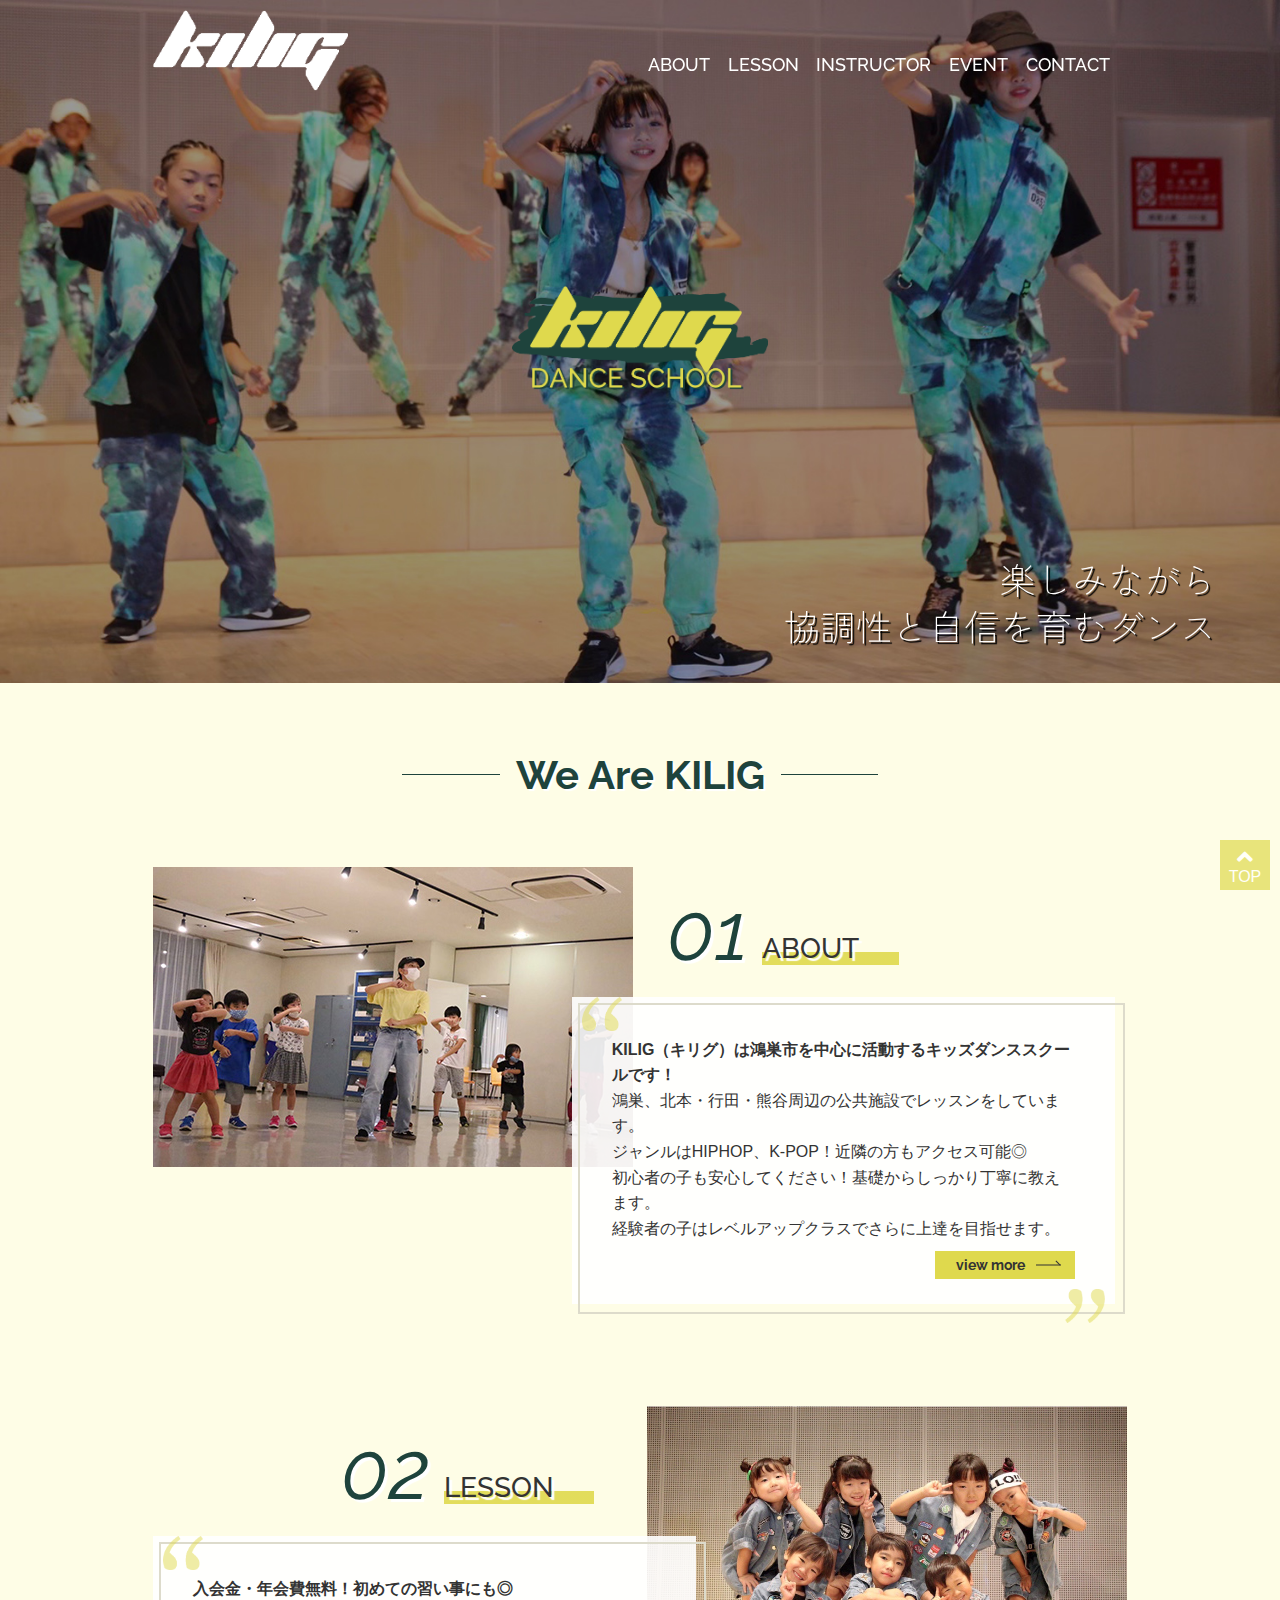
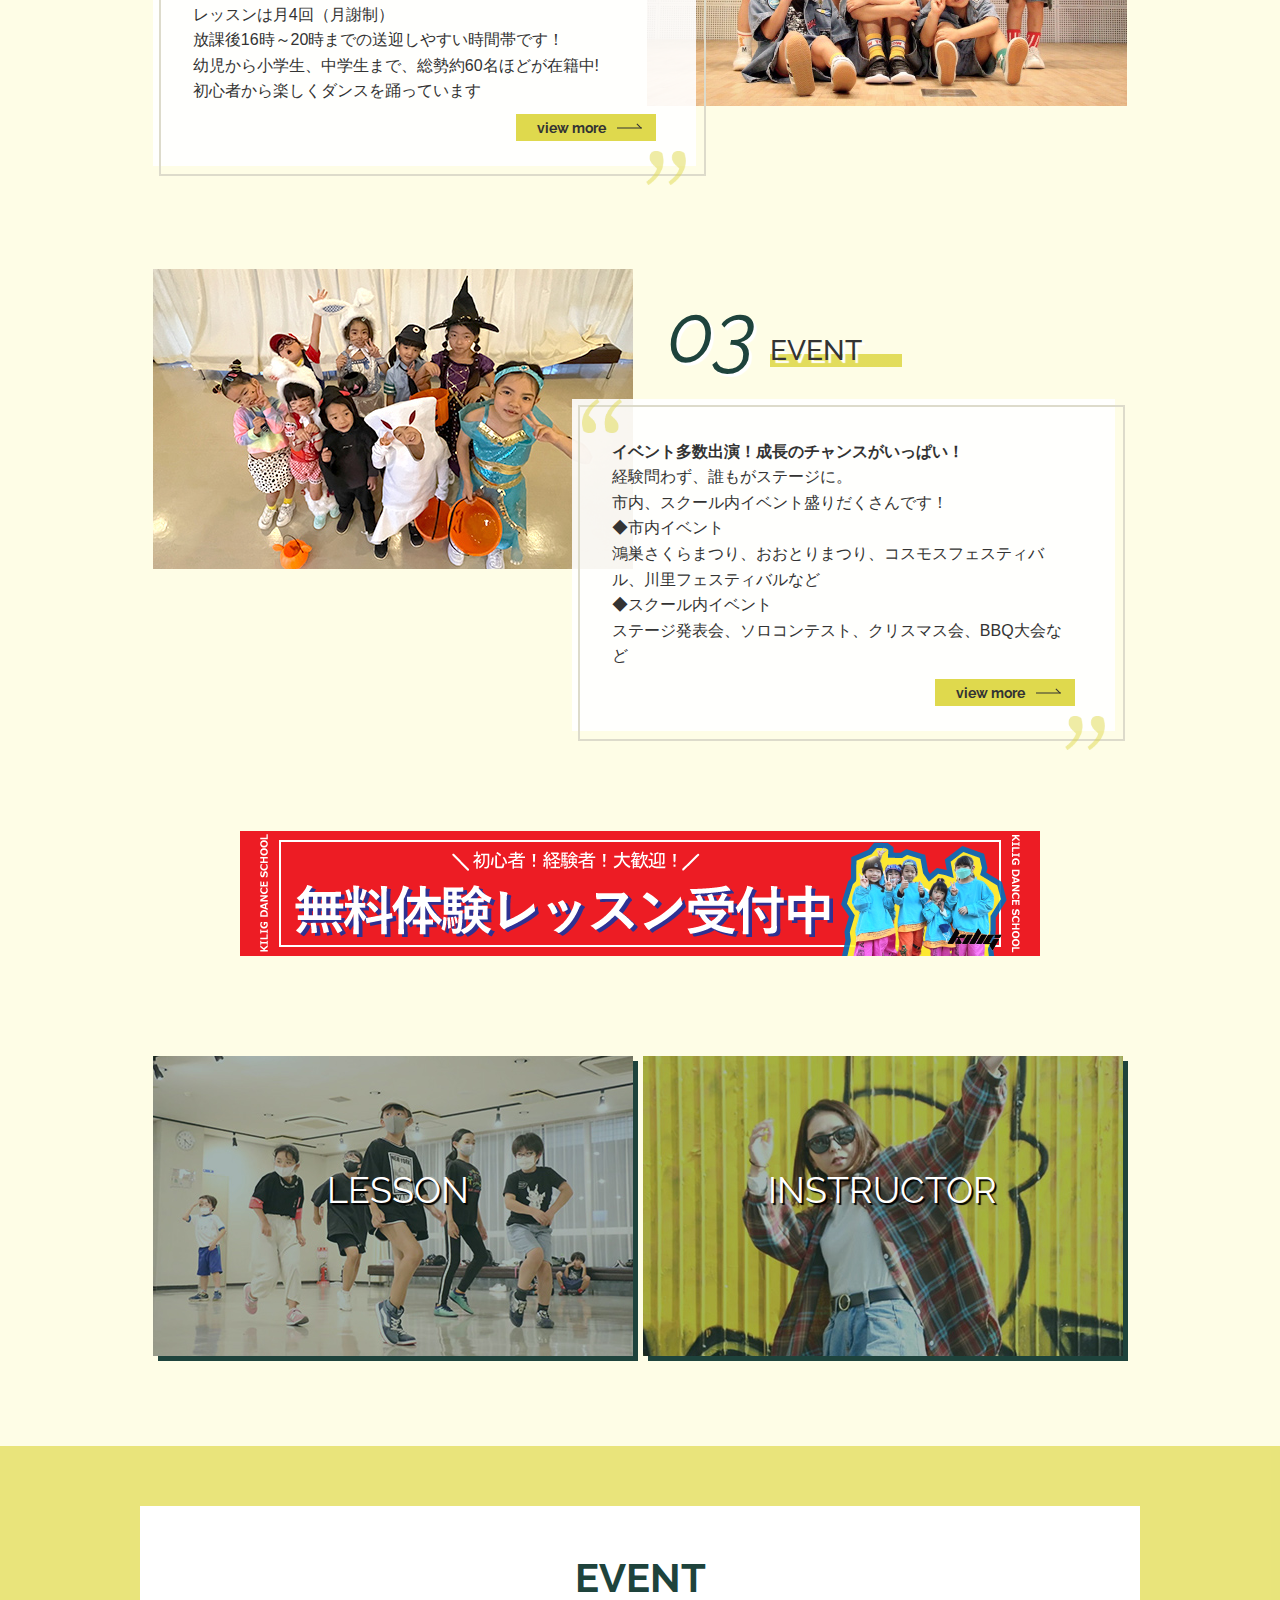
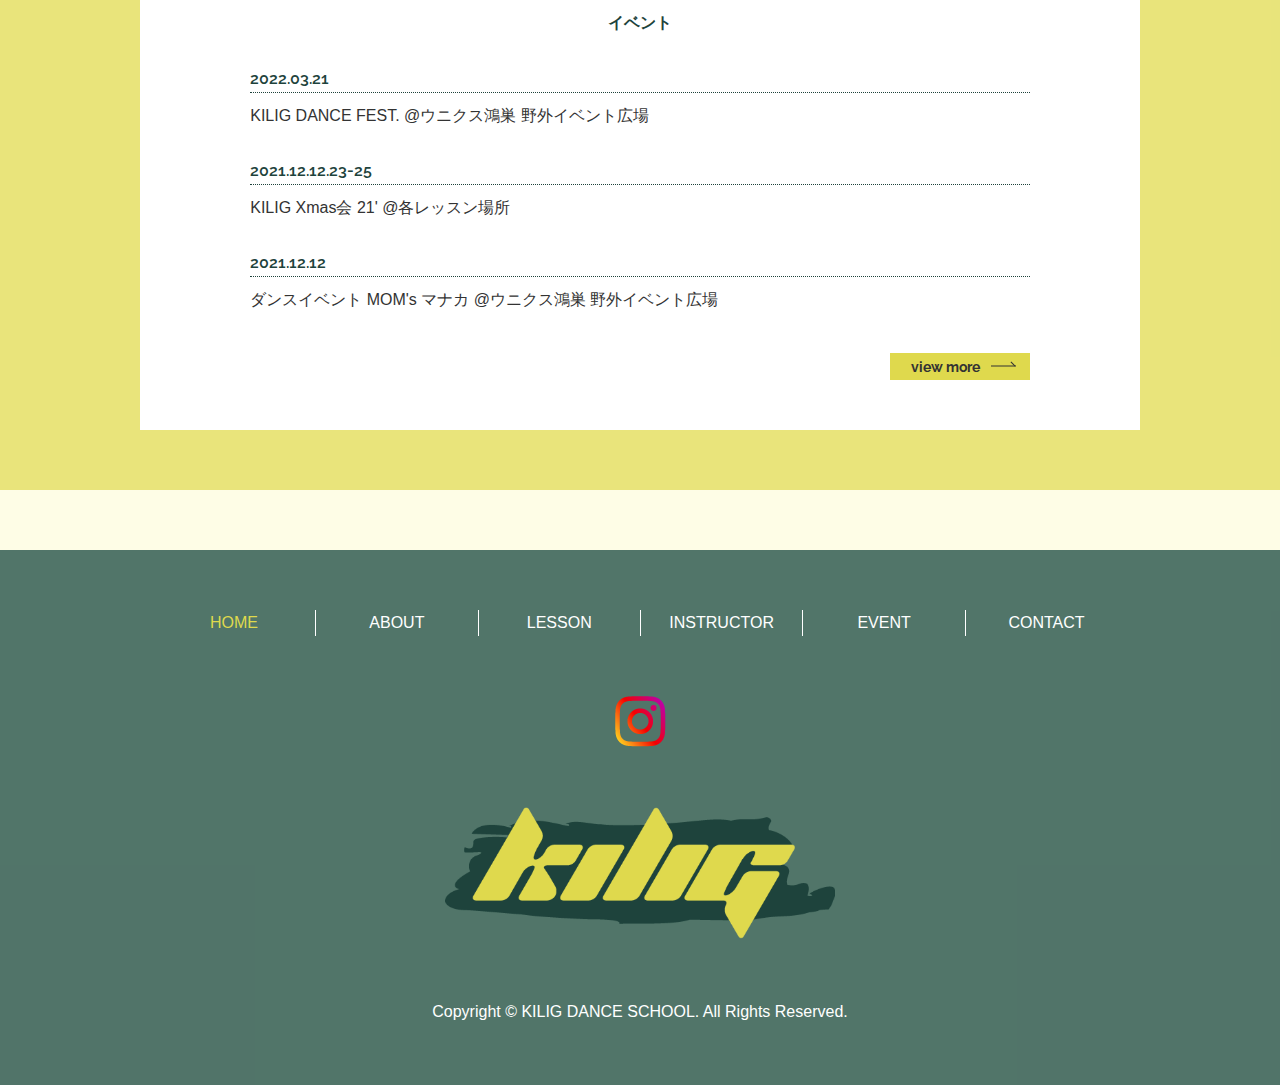
<file: index.html>
<!doctype html>
<html lang="ja" dir="ltr">
<head>
<meta charset="utf-8">
<meta name="viewport" content="width=device-width">
<meta name="discrition" content="鴻巣、北本、行田、熊谷を中心に活動数ダンススクール。KILIG DANCE SCHOOL(キリグダンススクール)です。">
<title>KILIG DANCE SCHOOL キリグ ダンス スクール :: トップページ</title>
<link rel="icon" href="favicon.ico">


<!--slide jQuery設定1-->
<link href="js/slick.css" rel="stylesheet">
<link href="js/slick-theme.css" rel="stylesheet" type="text/css">
<!--slide jQuery設定2-->
<script src="js/jquery-3.6.0.min.js"></script>
<script src="js/slick.min.js"></script>
<script src="js/script.js"></script>

<!-- css -->
<link rel="stylesheet" href="css/reset.css">
<link rel="stylesheet" href="css/common.css">
<link rel="stylesheet" href="css/top.css">

<!-- toppage戻る -->
<link rel="stylesheet" href="https://use.fontawesome.com/releases/v5.6.4/css/all.css">

</head>

<body id="home">
	<header>
		<div class="inner">
			<h1><a href="index.html"><img src="images/top/logo6.png" alt="KILIG"></a></h1>
			
			
			<div class="hamburger-menu">
				<input type="checkbox" id="menu-btn-check" value="">
				<label for="menu-btn-check" class="menu-btn open"><span>MENU</span></label>
				<div class="menu-content">
					<nav>
						<ul>
							<li class="home spon"><a href="index.html">HOME</a></li>
							<li class="nav1"><a href="about/index.html">ABOUT</a></li>
							<li class="nav2"><a href="lesson/index.html">LESSON</a></li>
							<li class="nav3"><a href="instructor/index.html">INSTRUCTOR</a></li>
							<li class="nav4"><a href="event/index.html">EVENT</a></li>
							<li class="nav5"><a href="contact/index.html">CONTACT</a></li>
						</ul>
					</nav>
				<!-- /.menu-content --></div>
			<!-- /.hamburger-menu --></div>
		<!-- /.inner --></div>
		
	</header>
	
	<div class="mainVisualbox">
		<div class="slider pcon">
			<p class="mainvisual"><img src="images/top/main1.jpg" alt="キリグステージ写真"></p>
			<p class="mainvisual"><img src="images/top/main2.jpg" alt="キリグレッスン写真"></p>
			<p class="mainvisual"><img src="images/top/main3.jpg" alt="キリグ生徒写真"></p>
		</div>
		<div class="slider spon">
			<p class="mainvisual"><img src="images/top/main1_sp.jpg" alt="キリグステージ写真"></p>
			<p class="mainvisual"><img src="images/top/main2_sp.jpg" alt="キリグレッスン写真"></p>
			<p class="mainvisual"><img src="images/top/main3_sp.jpg" alt="キリグ生徒写真"></p>
		</div>
		<p class="mainLogo"><img src="images/top/mainlogo.png" alt="kilig logo"></p>
		<p class="mainText">楽しみながら<br>協調性と自信を育むダンス</p>
	<!-- /.mainVisual --></div>
	
		<main>
		
			<div class="inner innerBox">
			<h2 class="boder">We Are KILIG</h2>
			<div class="aboutWrap">
				<div class="aboutBox">
					<div class="aboutBoxInner">
						<h3 class="aboutTtlWrap"><span class="aboutNum">01</span><span class="aboutTtl">ABOUT</span></h3>
						<p class="spon"><img src="images/top/about1.jpg" alt="レッスン写真"></p>
						<div class="aboutText">
							<div class="aboutTextInner">
								<h4>KILIG（キリグ）は鴻巣市を中心に活動するキッズダンススクールです！</h4>
								<p class="aboutDes">鴻巣、北本・行田・熊谷周辺の公共施設でレッスンをしています。<br>
								ジャンルはHIPHOP、K-POP！近隣の方もアクセス可能&#9678;<br>
								初心者の子も安心してください！基礎からしっかり丁寧に教えます。<br>
								経験者の子はレベルアップクラスでさらに上達を目指せます。</p>
								<div class="button">
									<a href="about/index.html">view more</a>
								</div>
							</div>
						</div>	
					</div>
				</div>
				<div class="aboutBox">
					<div class="aboutBoxInner">
						<h3 class="aboutTtlWrap"><span class="aboutNum">02</span><span class="aboutTtl">LESSON</span></h3>
						<p class="spon"><img src="images/top/about2.jpg" alt="生徒写真"></p>
						<div class="aboutText">
							<div class="aboutTextInner">
								<h4>入会金・年会費無料！初めての習い事にも&#9678;</h4>
								<p class="aboutDes">レッスンは月4回（月謝制）<br>
								放課後16時～20時までの送迎しやすい時間帯です！<br>
								幼児から小学生、中学生まで、総勢約60名ほどが在籍中!<br>
								初心者から楽しくダンスを踊っています</p>
								<div class="button">
									<a href="lesson/index.html">view more</a>
								<!-- /.more--></div>
							</div>	
						</div>
					</div>
				</div>
				<div class="aboutBox">
					<div class="aboutBoxInner">
						<h3 class="aboutTtlWrap"><span class="aboutNum">03</span><span class="aboutTtl">EVENT</span></h3>
						<p class="spon"><img src="images/top/about4.jpg" alt="クラス内イベント写真"></p>
						<div class="aboutText">
							<div class="aboutTextInner">
								<h4>イベント多数出演！成長のチャンスがいっぱい！</h4>
								<p class="aboutDes">経験問わず、誰もがステージに。<br>
								市内、スクール内イベント盛りだくさんです！<br>
								◆市内イベント<br>
								鴻巣さくらまつり、おおとりまつり、コスモスフェスティバル、川里フェスティバルなど<br>
								◆スクール内イベント<br>
								ステージ発表会、ソロコンテスト、クリスマス会、BBQ大会など</p>
								<div class="button">
									<a href="event/index.html">view more</a>
								<!-- /.more--></div>			
							</div>	
						</div>	
					</div>
				</div>
			</div>
			<hr>
			<p class="banner"><a href="contact/index.html"><img src="images/top/banner.png" alt="無料体験受付中"></a></p>
			<hr>
			<div class="info"> 
				<div class="infoBox">
					<a href="lesson/index.html"><img src="images/top/lesson2.jpg" alt="lesson &amp; price">
					<p class="infoInner">LESSON</p>
					</a>
				</div>
				<div class="infoBox">
					<a href="instructor/index.html"><img src="images/top/instructor3.jpg" alt="instructor">
					<p class="infoInner">INSTRUCTOR</p>
					</a>
				</div>
			</div>
			<!-- /.inner --></div>
			<section class="event">
				<div class="inner">
					<h2>EVENT<span>イベント</span></h2>
					<dl>
						<dt>2022.03.21</dt>
						<dd>KILIG DANCE FEST. @ウニクス鴻巣 野外イベント広場</dd>
						<dt>2021.12.12.23-25</dt>
						<dd>KILIG Xmas会 21' @各レッスン場所</dd>
						<dt>2021.12.12</dt>
						<dd>ダンスイベント MOM's マナカ  @ウニクス鴻巣 野外イベント広場</dd>
					</dl>
					<div class="button">
						<a href="event/index.html">view more</a>
					<!-- /.more--></div>
				<!-- /.inner --></div>
			</section>
		</main>
	<hr>
	<footer>
		<div class="inner">
			<ul>
				<li class="home"><a href="index.html">HOME</a></li>
				<li class="nav1"><a href="about/index.html">ABOUT</a></li>
				<li class="nav2"><a href="lesson/index.html">LESSON</a></li>
				<li class="nav3"><a href="instructor/index.html">INSTRUCTOR</a></li>
				<li class="nav4"><a href="event/index.html">EVENT</a></li>
				<li class="nav5"><a href="contact/index.html">CONTACT</a></li>
			</ul>
			<p><a href="index.html"><img src="images/top/instagram.png" alt="kilig instagram"></a></p>
			<p class="footerLogo"><a href="index.html"><img src="images/top/kiliglogo.png" alt="kiligロゴ"></a></p>
			<p><small>Copyright &copy; KILIG DANCE SCHOOL. All Rights Reserved.</small></p>
		<!-- /.inner --></div>
	</footer>
	
	<!-- toppage戻る -->
	<div id="page_top"><a href="#">TOP</a></div>

</body>
</html>
</file>
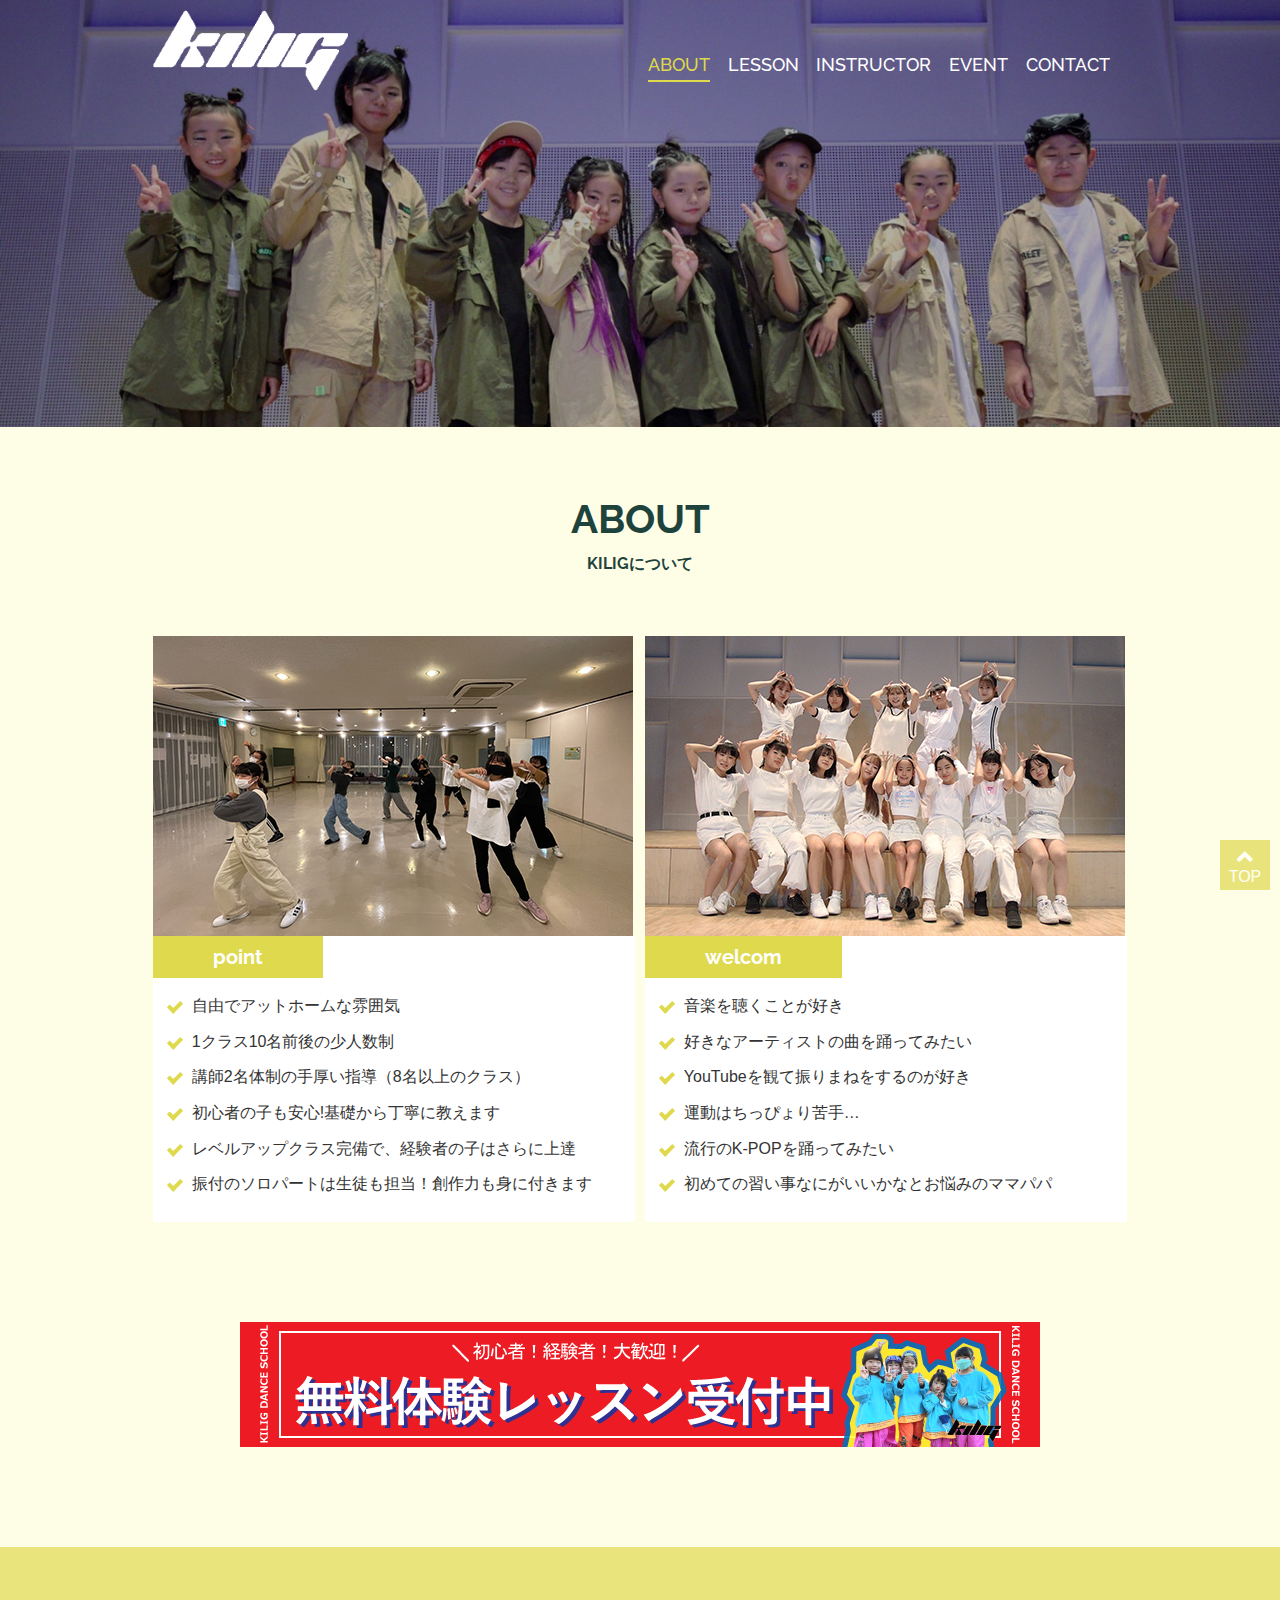
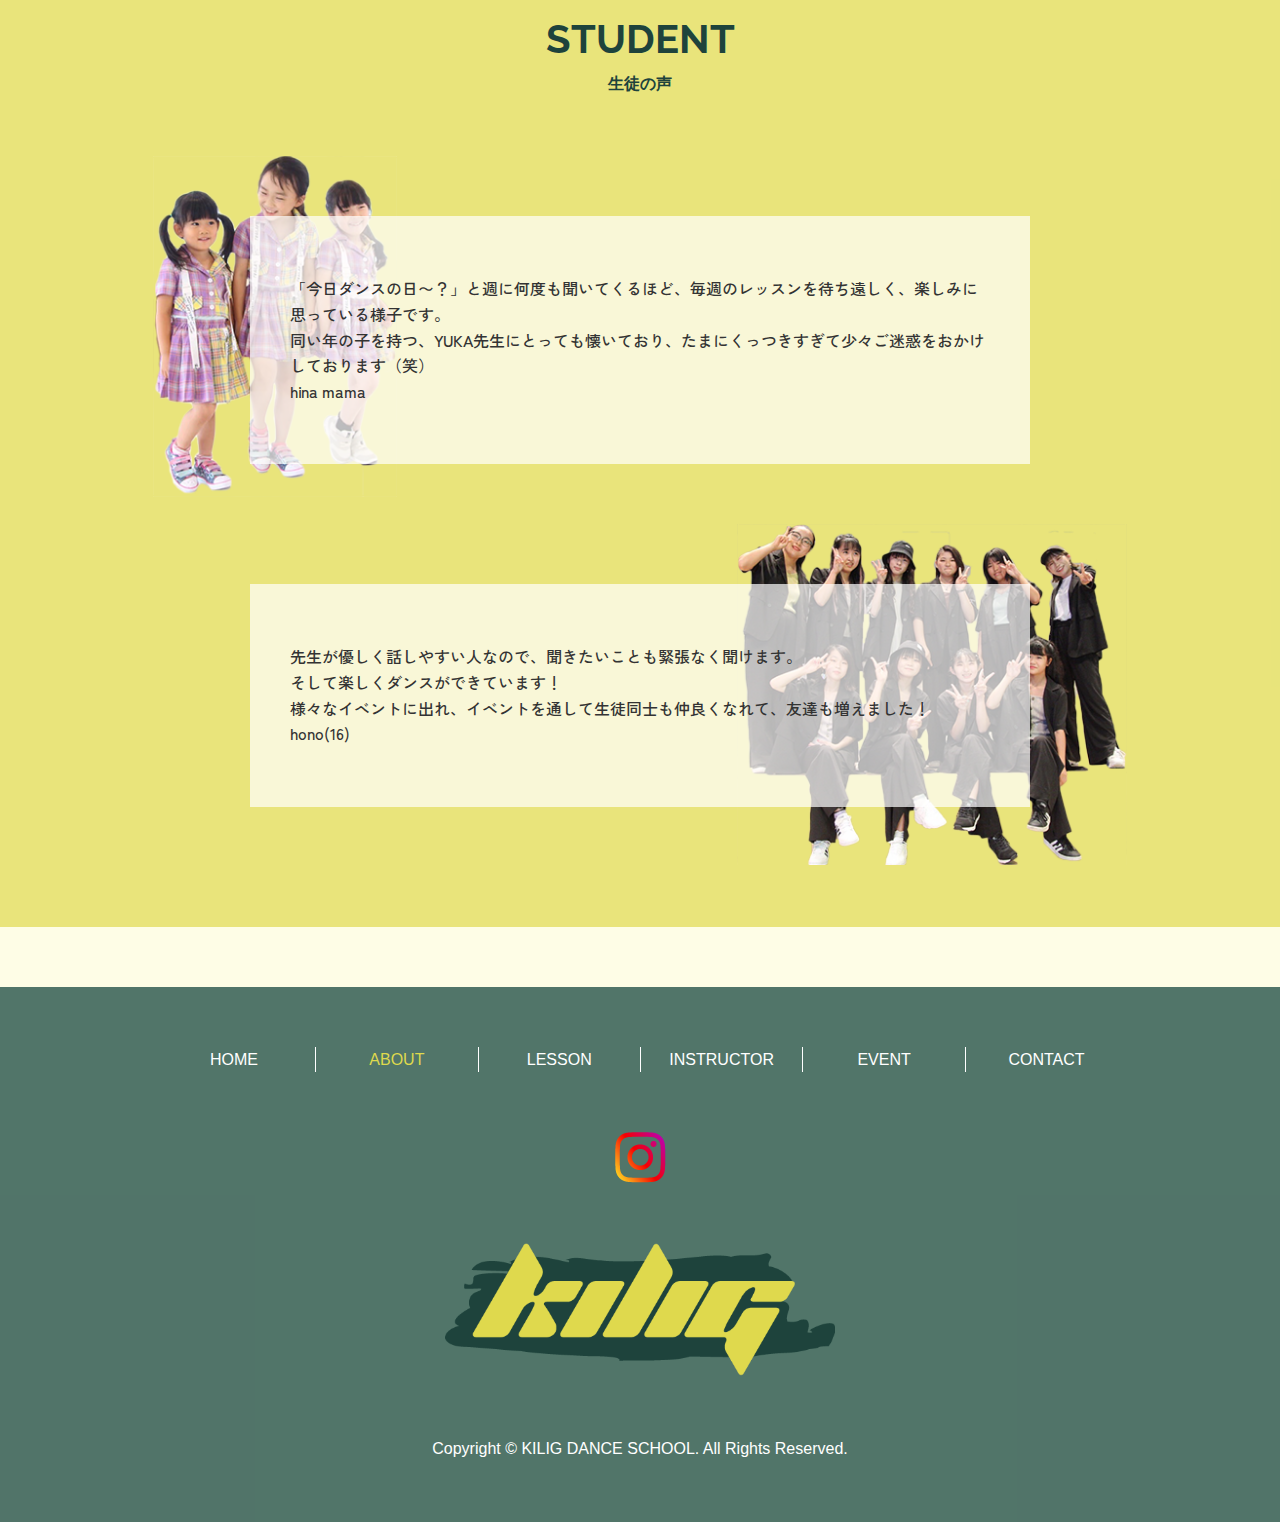
<file: about/index.html>
<!doctype html>
<html lang="ja" dir="ltr">
<head>
<meta charset="utf-8">
<meta name="viewport" content="width=device-width">
<meta name="discrition" content="鴻巣、北本、行田、熊谷を中心に活動数ダンススクール。KILIG DANCE SCHOOL(キリグダンススクール)についてのページです。">
<title>about :: KILIG DANCE SCHOOL キリグ ダンス スクール</title>
<link rel="icon" href="../favicon.ico">


<!-- css -->
<link rel="stylesheet" href="../css/reset.css">
<link rel="stylesheet" href="../css/common.css">
<link rel="stylesheet" href="../css/about.css">

<!-- top to button -->
<link rel="stylesheet" href="https://use.fontawesome.com/releases/v5.6.4/css/all.css">


</head>

<body id="about">
	<header>
		<div class="inner">
			<h1><a href="../index.html"><img src="../images/top/logo6.png" alt="KILIG"></a></h1>
			
			
			<div class="hamburger-menu">
				<input type="checkbox" id="menu-btn-check" value="">
				<label for="menu-btn-check" class="menu-btn open"><span>MENU</span></label>
				<div class="menu-content">
					<nav>
						<ul>
							<li class="home spon"><a href="../index.html">HOME</a></li>
							<li class="nav1"><a href="../about/index.html">ABOUT</a></li>
							<li class="nav2"><a href="../lesson/index.html">LESSON</a></li>
							<li class="nav3"><a href="../instructor/index.html">INSTRUCTOR</a></li>
							<li class="nav4"><a href="../event/index.html">EVENT</a></li>
							<li class="nav5"><a href="../contact/index.html">CONTACT</a></li>
						</ul>
					</nav>
				<!-- /.menu-content --></div>
			<!-- /.hamburger-menu --></div>
		<!-- /.inner --></div>
		
	</header>

	<div class="pagetop">
        <p><img src="../images/about/topimage.jpg" alt="aboutページ画像"></p>
    </div>

     <main>
		<h2>ABOUT<span>KILIGについて</span></h2>

		<!-- about area -->
		<div class="inner innerBox">
			<div class="aboutWrap">
				<div class="abBox">
					<p><img src="../images/about/aboutpage1.jpg" alt="kilig生徒の写真"></p>
					<section>
						<h3>point</h3>
						<ul>
							<li>自由でアットホームな雰囲気</li>
							<li>1クラス10名前後の少人数制</li>
							<li>講師2名体制の手厚い指導（8名以上のクラス）</li>
							<li>初心者の子も安心!基礎から丁寧に教えます</li>
							<li>レベルアップクラス完備で、経験者の子はさらに上達</li>
							<li>振付のソロパートは生徒も担当！創作力も身に付きます</li>
						</ul>
					</section>
				</div>
				
				<div class="abBox">	
					<p><img src="../images/about/aboutpage2.jpg" alt="kilig生徒の写真"></p>	
					<section>
						<h3>welcom</h3>
						<ul>
							<li>音楽を聴くことが好き</li>
							<li>好きなアーティストの曲を踊ってみたい</li>
							<li>YouTubeを観て振りまねをするのが好き</li>
							<li>運動はちっぴょり苦手…</li>
							<li>流行のK-POPを踊ってみたい</li>
							<li>初めての習い事なにがいいかなとお悩みのママパパ</li>
						</ul>
					</section>
				</div>
			</div>
		<!-- /.inner --></div>

		<!-- banner -->
		<p class="banner"><a href="../contact/index.html"><img src="../images/top/banner.png" alt="無料体験受付中"></a></p>
		
		<!-- student area -->
		<div class="studentWrap">
			<div class="inner">
				<h2>STUDENT<span>生徒の声</span></h2>
				<div class="studentBox">
					<div>
						<p class="studentText">「今日ダンスの日〜？」と週に何度も聞いてくるほど、毎週のレッスンを待ち遠しく、楽しみに思っている様子です。<br>
						同い年の子を持つ、YUKA先生にとっても懐いており、たまにくっつきすぎて少々ご迷惑をおかけしております（笑）<br>
						hina mama
					</p>
					</div>
				</div>
				<div class="studentBox">
					<div class="studentText">
						<p>先生が優しく話しやすい人なので、聞きたいことも緊張なく聞けます。<br>
						そして楽しくダンスができています！<br>
						様々なイベントに出れ、イベントを通して生徒同士も仲良くなれて、友達も増えました！<br>
						hono(16)</p>
					</div>
				</div>
			<!-- /.inner --></div>
		<!-- studentWrap --></div>
	</main>
        
	<footer>
		<div class="inner">
			<ul>
				<li class="home"><a href="../index.html">HOME</a></li>
				<li class="nav1"><a href="../about/index.html">ABOUT</a></li>
				<li class="nav2"><a href="../lesson/index.html">LESSON</a></li>
				<li class="nav3"><a href="../instructor/index.html">INSTRUCTOR</a></li>
				<li class="nav4"><a href="../event/index.html">EVENT</a></li>
				<li class="nav5"><a href="../contact/index.html">CONTACT</a></li>
			</ul>
			<p><a href="../index.html"><img src="../images/top/instagram.png" alt="kilig instagram"></a></p>
			<p class="footerLogo"><a href="../index.html"><img src="../images/top/kiliglogo.png" alt="kiligロゴ"></a></p>
			<p><small>Copyright &copy; KILIG DANCE SCHOOL. All Rights Reserved.</small></p>
		<!-- /.inner --></div>
	</footer>
	
	<!-- toppage戻る -->
	<div id="page_top"><a href="#">TOP</a></div>
</body>
</html>
</file>
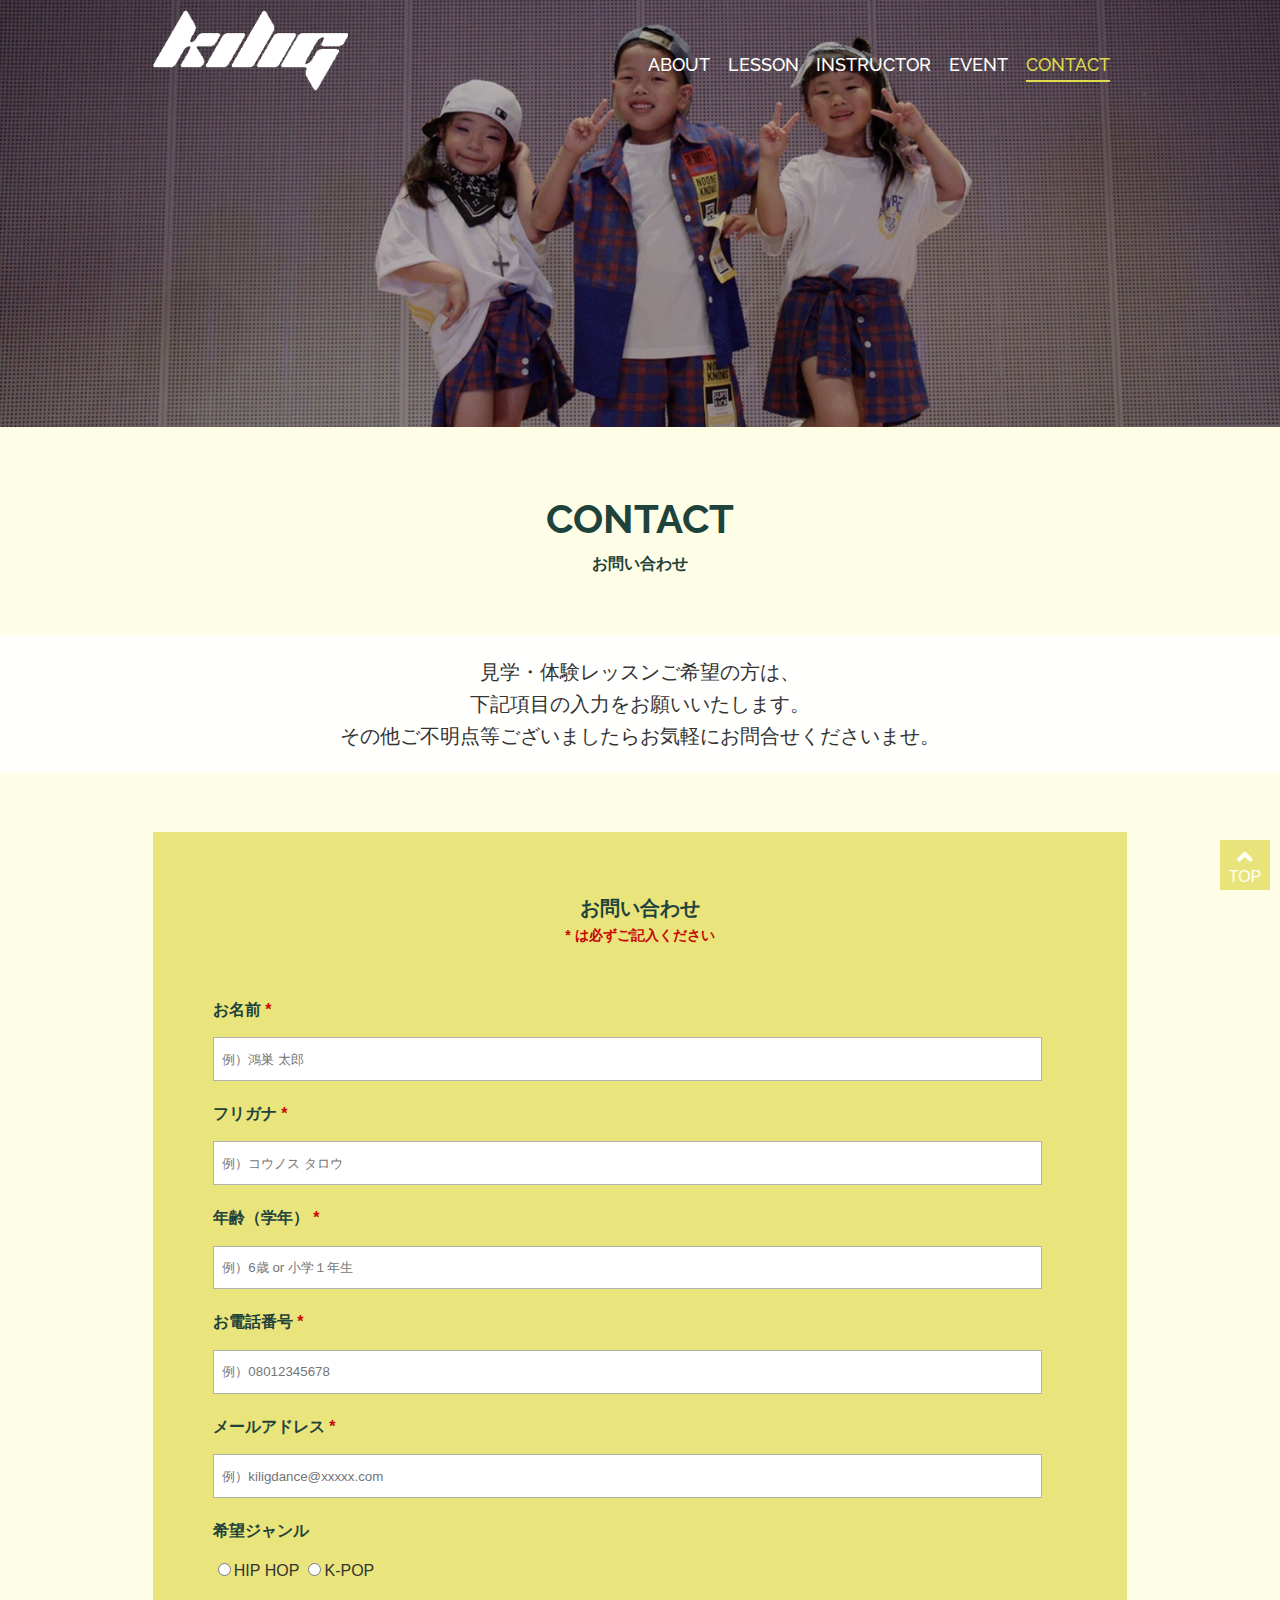
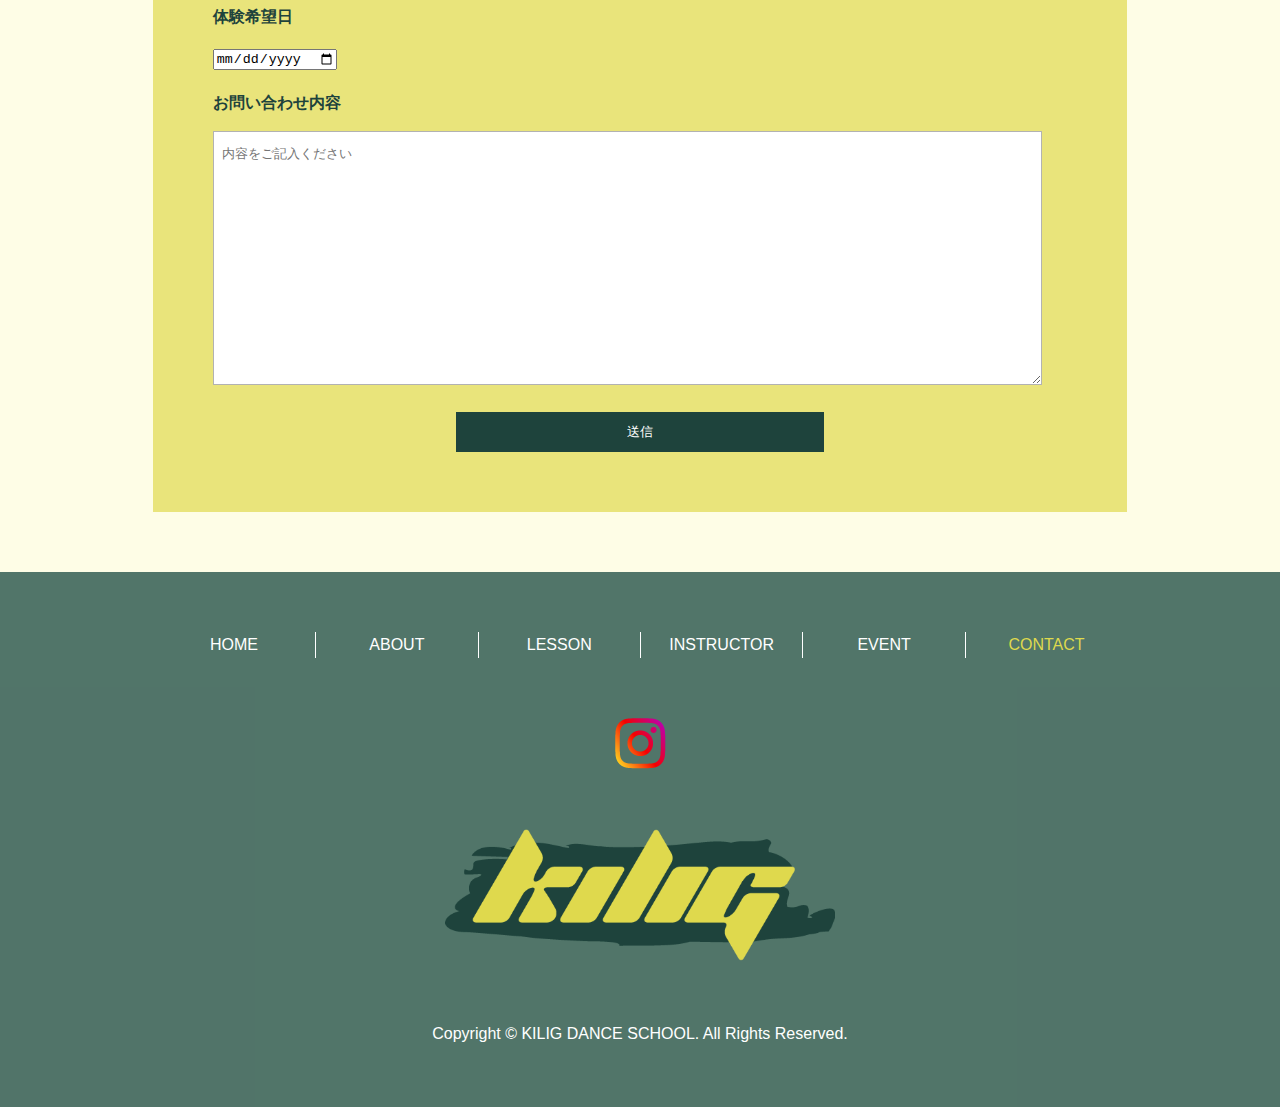
<file: contact/index.html>
<!doctype html>
<html lang="ja" dir="ltr">
<head>
<meta charset="utf-8">
<meta name="viewport" content="width=device-width">
<meta name="discrition" content="鴻巣、北本、行田、熊谷を中心に活動数ダンススクール。KILIG DANCE SCHOOL(キリグダンススクール)のお問い合わせページです。">
<title>contact :: KILIG DANCE SCHOOL キリグ ダンス スクール</title>
<link rel="icon" href="../favicon.ico">

<!-- css -->
<link rel="stylesheet" href="../css/reset.css">
<link rel="stylesheet" href="../css/common.css">
<link rel="stylesheet" href="../css/contact.css">

<!-- toppage戻る -->
<link rel="stylesheet" href="https://use.fontawesome.com/releases/v5.6.4/css/all.css">


</head>

<body id="contact">
	<header>
		<div class="inner">
			<h1><a href="../index.html"><img src="../images/top/logo6.png" alt="KILIG"></a></h1>
			
			
			<div class="hamburger-menu">
				<input type="checkbox" id="menu-btn-check" value="">
				<label for="menu-btn-check" class="menu-btn open"><span>MENU</span></label>
				<div class="menu-content">
					<nav>
						<ul>
							<li class="home spon"><a href="../index.html">HOME</a></li>
							<li class="nav1"><a href="../about/index.html">ABOUT</a></li>
							<li class="nav2"><a href="../lesson/index.html">LESSON</a></li>
							<li class="nav3"><a href="../instructor/index.html">INSTRUCTOR</a></li>
							<li class="nav4"><a href="../event/index.html">EVENT</a></li>
							<li class="nav5"><a href="../contact/index.html">CONTACT</a></li>
						</ul>
					</nav>
				<!-- /.menu-content --></div>
			<!-- /.hamburger-menu --></div>
		<!-- /.inner --></div>
		
	</header>

	<div class="pagetop">
        <p><img src="../images/contact/topimage.jpg" alt="contactページ画像"></p>
    </div>

     <main>
		<h2>CONTACT<span>お問い合わせ</span></h2>
		<p class="topText">見学・体験レッスンご希望の方は、<br>
			下記項目の入力をお願いいたします。<br>
			その他ご不明点等ございましたらお気軽にお問合せくださいませ。</p>
			<div class="inner innerBox">
				<div class="contactBox">
					<h3>お問い合わせ<span>* は必ずご記入ください</span></h3>
					<form action="test.php" method="post">
						<dl>
							<dt>お名前<span> *</span></dt>
							<dd><input type="text" name="text-field" value="" placeholder="例）鴻巣 太郎">
							</dd>
							<dt>フリガナ<span> *</span></dt>
							<dd><input type="text" name="text-field" value="" placeholder="例）コウノス タロウ">
							</dd>
							<dt>年齢（学年）<span> *</span></dt>
							<dd><input type="text" name="text-field" value="" placeholder="例）6歳 or 小学１年生">
							</dd>
							<dt>お電話番号<span> *</span></dt>
							<dd><input type="tel" name="your_tel" value="" placeholder="例）08012345678">
							</dd>
							<dt>メールアドレス<span> *</span></dt>
							<dd><input type="email" name="your_email" value="" placeholder="例）kiligdance@xxxxx.com">
							</dd>
							<dt>希望ジャンル</dt>
							<dd><input type="radio" name="genre" value="HIP HOP" id="r1"><label for="r1">HIP HOP</label>
								<input type="radio" name="genre" value="K-POP" id="r2"><label for="r2">K-POP</label>
							</dd>
							<dt>体験希望日</dt>
							<dd><input type="date" name="birthday" value="">
							</dd>
							<dt>お問い合わせ内容</dt>
							<dd><textarea name="text-area" placeholder="内容をご記入ください" cols="30" rows="15"></textarea>
							</dd>
						</dl>
							<p><input type="submit" value="送信">
					</form>
				</div>
			<!-- /.inner --></div>
	</main>
        
	<footer>
		<div class="inner">
			<ul>
				<li class="home"><a href="../index.html">HOME</a></li>
				<li class="nav1"><a href="../about/index.html">ABOUT</a></li>
				<li class="nav2"><a href="../lesson/index.html">LESSON</a></li>
				<li class="nav3"><a href="../instructor/index.html">INSTRUCTOR</a></li>
				<li class="nav4"><a href="../event/index.html">EVENT</a></li>
				<li class="nav5"><a href="../contact/index.html">CONTACT</a></li>
			</ul>
			<p><a href="../index.html"><img src="../images/top/instagram.png" alt="kilig instagram"></a></p>
			<p class="footerLogo"><a href="../index.html"><img src="../images/top/kiliglogo.png" alt="kiligロゴ"></a></p>
			<p><small>Copyright &copy; KILIG DANCE SCHOOL. All Rights Reserved.</small></p>
		<!-- /.inner --></div>
	</footer>
		
	<!-- toppage戻る -->
	<div id="page_top"><a href="#">TOP</a></div>

</body>
</html>
</file>
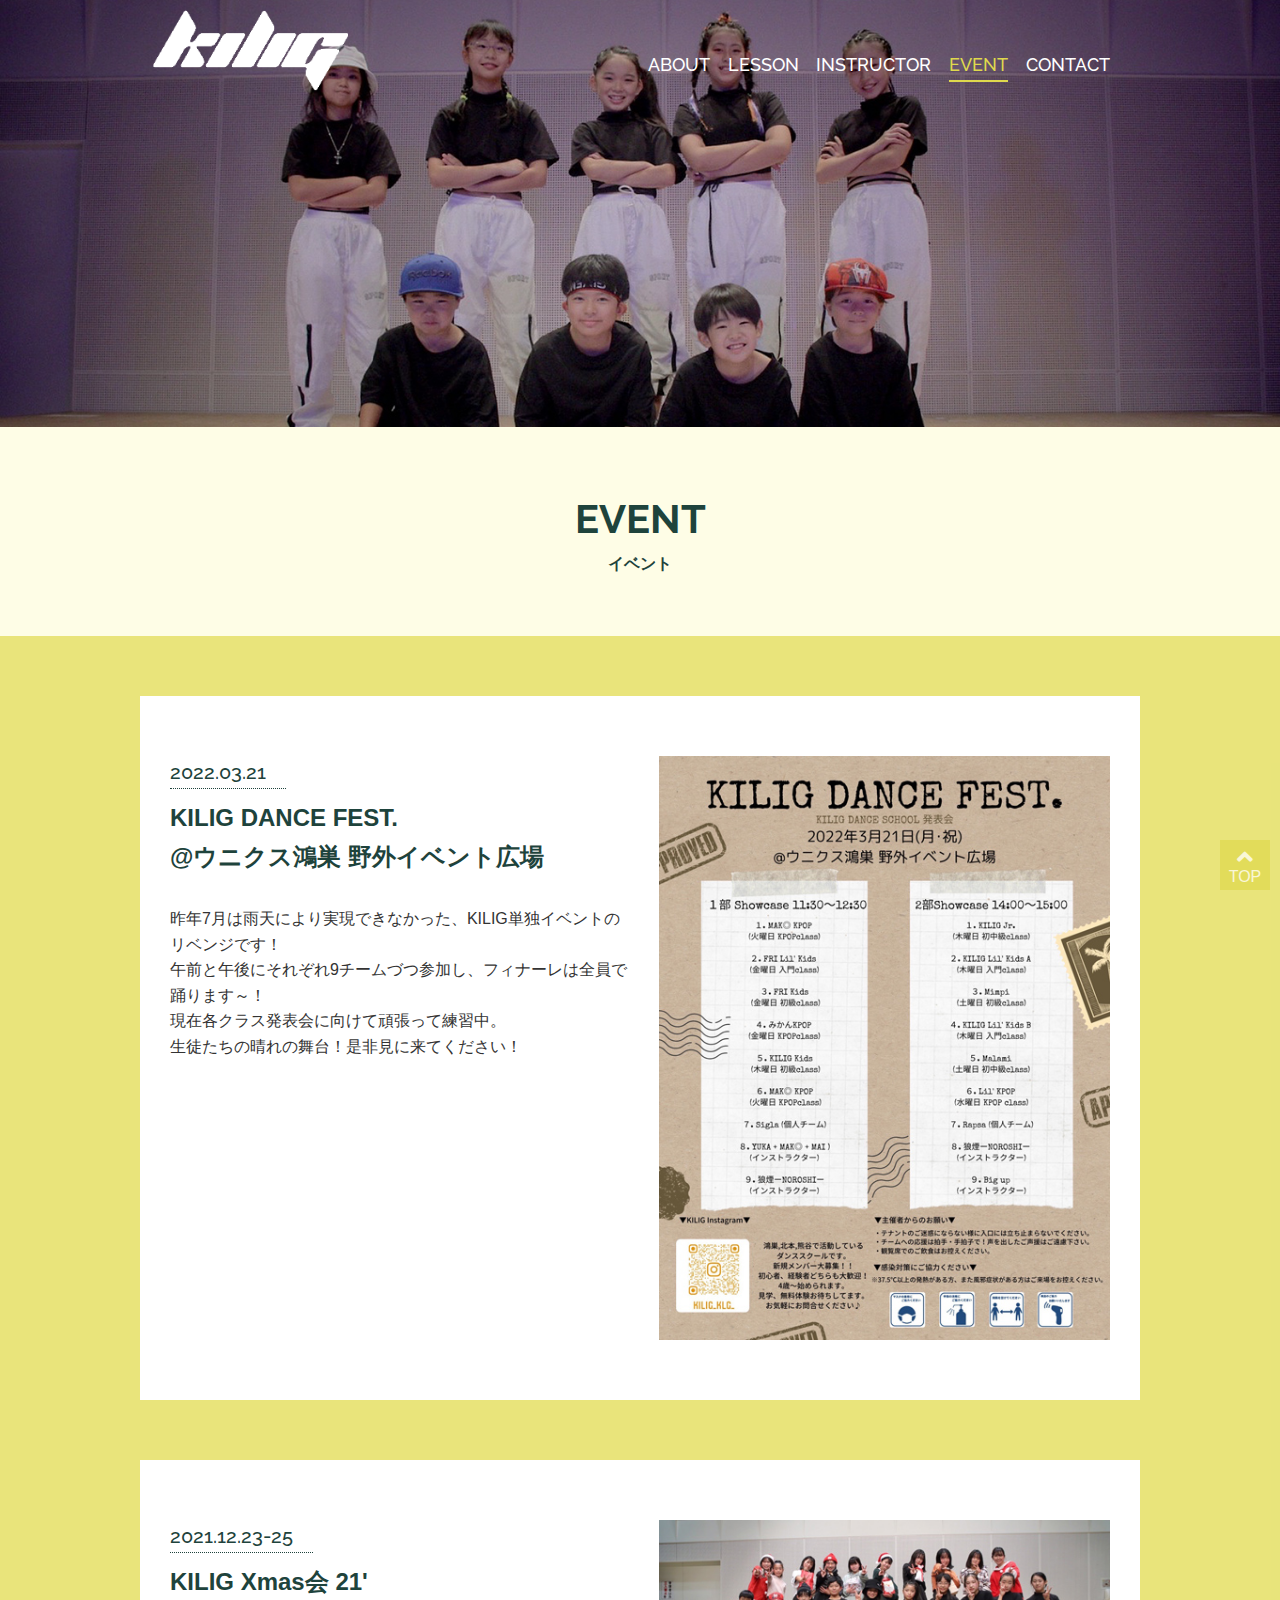
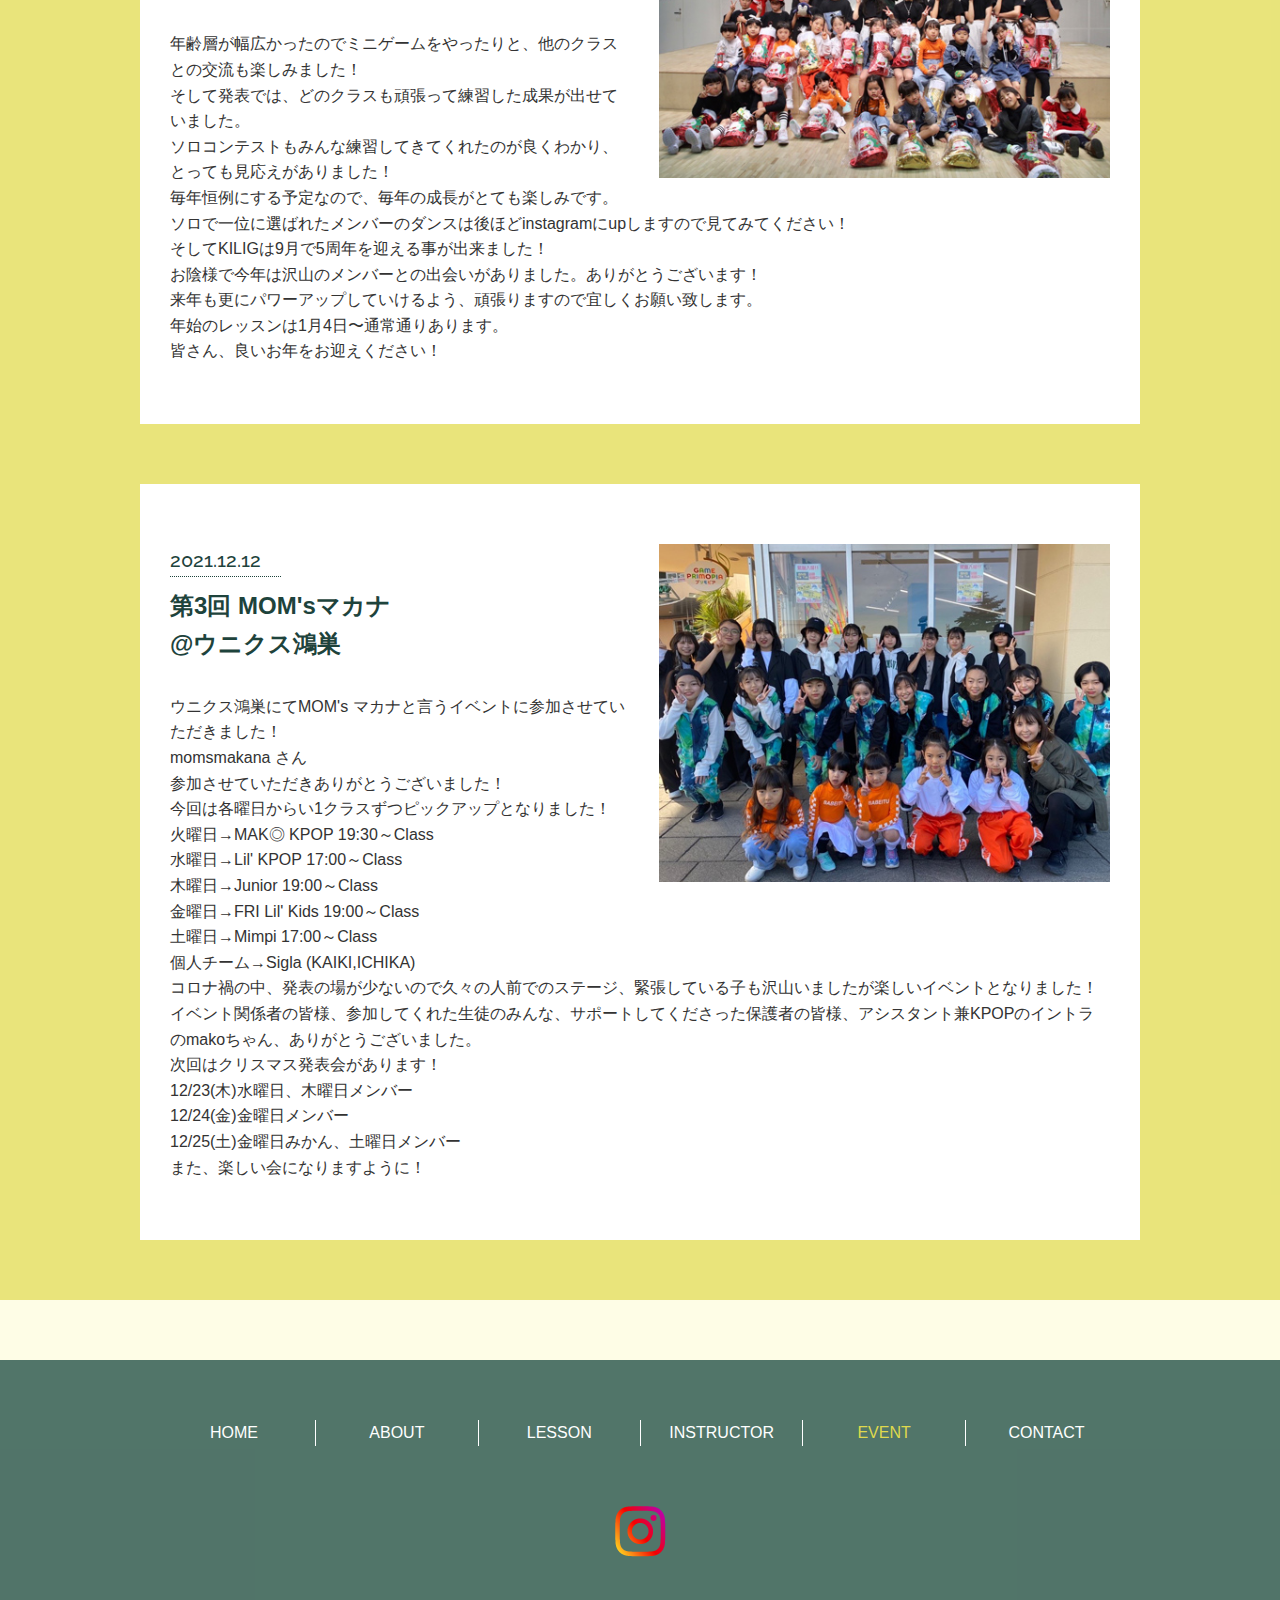
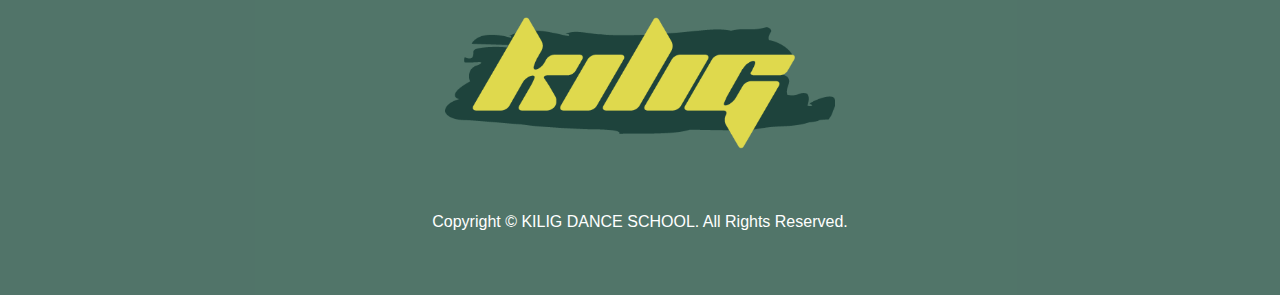
<file: event/index.html>
<!doctype html>
<html lang="ja" dir="ltr">
<head>
<meta charset="utf-8">
<meta name="viewport" content="width=device-width">
<meta name="discrition" content="鴻巣、北本、行田、熊谷を中心に活動数ダンススクール。KILIG DANCE SCHOOL(キリグダンススクール)のイベントお知らせページです。">
<title>event :: KILIG DANCE SCHOOL キリグ ダンス スクール</title>
<link rel="icon" href="../favicon.ico">


<!-- css -->
<link rel="stylesheet" href="../css/reset.css">
<link rel="stylesheet" href="../css/common.css">
<link rel="stylesheet" href="../css/event.css">

<!-- toppage戻る -->
<link rel="stylesheet" href="https://use.fontawesome.com/releases/v5.6.4/css/all.css">


</head>

<body id="event">
	<header>
		<div class="inner">
			<h1><a href="../index.html"><img src="../images/top/logo6.png" alt="KILIG"></a></h1>
			
			
			<div class="hamburger-menu">
				<input type="checkbox" id="menu-btn-check" value="">
				<label for="menu-btn-check" class="menu-btn open"><span>MENU</span></label>
				<div class="menu-content">
					<nav>
						<ul>
							<li class="home spon"><a href="../index.html">HOME</a></li>
							<li class="nav1"><a href="../about/index.html">ABOUT</a></li>
							<li class="nav2"><a href="../lesson/index.html">LESSON</a></li>
							<li class="nav3"><a href="../instructor/index.html">INSTRUCTOR</a></li>
							<li class="nav4"><a href="../event/index.html">EVENT</a></li>
							<li class="nav5"><a href="../contact/index.html">CONTACT</a></li>
						</ul>
					</nav>
				<!-- /.menu-content --></div>
			<!-- /.hamburger-menu --></div>
		<!-- /.inner --></div>
		
	</header>

	<div class="pagetop">
        <p><img src="../images/event/topimage.jpg" alt="eventページ画像"></p>
    </div>

     <main>
		<h2>EVENT<span>イベント</span></h2>
		<div class="eventWrap">
			
			<div class="eventBox">
				<div class="inner">
					<p><img src="../images/event/event3.jpg" alt="KILIG DANCE FEST.フライヤー"></p>
					<div class="eventText">
						<p class="eventDate">2022.03.21</p>
						<h3>KILIG DANCE FEST. <span>@ウニクス鴻巣 野外イベント広場</span></h3>
						<p class="clearfix">昨年7月は雨天により実現できなかった、KILIG単独イベントのリベンジです！<br>
						午前と午後にそれぞれ9チームづつ参加し、フィナーレは全員で踊ります～！<br>
						現在各クラス発表会に向けて頑張って練習中。<br>
						生徒たちの晴れの舞台！是非見に来てください！</p>
					</div>
				</div>
			</div>

			<div class="eventBox">
				<div class="inner">
					<p><img src="../images/event/event2.jpg" alt="KILIG DANCE FEST.フライヤー"></p>
					<div class="eventText">
						<p class="eventDate">2021.12.23-25</p> 
						<h3>KILIG Xmas会 21'</h3>
						<p class="clearfix">年齢層が幅広かったのでミニゲームをやったりと、他のクラスとの交流も楽しみました！<br>
						そして発表では、どのクラスも頑張って練習した成果が出せていました。<br>
						ソロコンテストもみんな練習してきてくれたのが良くわかり、とっても見応えがありました！<br>
						毎年恒例にする予定なので、毎年の成長がとても楽しみです。<br>
						ソロで一位に選ばれたメンバーのダンスは後ほどinstagramにupしますので見てみてください！<br>
						そしてKILIGは9月で5周年を迎える事が出来ました！<br>
						お陰様で今年は沢山のメンバーとの出会いがありました。ありがとうございます！<br>
						来年も更にパワーアップしていけるよう、頑張りますので宜しくお願い致します。<br>
						年始のレッスンは1月4日〜通常通りあります。<br>
						皆さん、良いお年をお迎えください！</p>
					</div>
				</div>
			</div>

			<div class="eventBox">
				<div class="inner">
					<p><img src="../images/event/event1.jpg" alt="KILIG DANCE FEST.フライヤー"></p>
					<div class="eventText">
						<p class="eventDate">2021.12.12</p>
						<h3>第3回 MOM'sマカナ<span>@ウニクス鴻巣</span></h3>
						<p class="clearfix">ウニクス鴻巣にてMOM's マカナと言うイベントに参加させていただきました！<br>
						momsmakana さん<br>
						参加させていただきありがとうございました！<br>
						今回は各曜日からい1クラスずつピックアップとなりました！<br>
						火曜日→MAK◎ KPOP 19:30～Class<br>
						水曜日→Lil' KPOP 17:00～Class<br>
						木曜日→Junior 19:00～Class<br>
						金曜日→FRI Lil' Kids 19:00～Class<br>
						土曜日→Mimpi 17:00～Class<br>
						個人チーム→Sigla (KAIKI,ICHIKA)<br>
						コロナ禍の中、発表の場が少ないので久々の人前でのステージ、緊張している子も沢山いましたが楽しいイベントとなりました！<br>
						イベント関係者の皆様、参加してくれた生徒のみんな、サポートしてくださった保護者の皆様、アシスタント兼KPOPのイントラのmakoちゃん、ありがとうございました。<br>
						次回はクリスマス発表会があります！<br>
						12/23(木)水曜日、木曜日メンバー<br>
						12/24(金)金曜日メンバー<br>
						12/25(土)金曜日みかん、土曜日メンバー<br>
						また、楽しい会になりますように！</p>
					</div>
				</div>
			</div>
			<!-- /.inner --></div>

	</main>
        
	<footer>
		<div class="inner">
			<ul>
				<li class="home"><a href="../index.html">HOME</a></li>
				<li class="nav1"><a href="../about/index.html">ABOUT</a></li>
				<li class="nav2"><a href="../lesson/index.html">LESSON</a></li>
				<li class="nav3"><a href="../instructor/index.html">INSTRUCTOR</a></li>
				<li class="nav4"><a href="../event/index.html">EVENT</a></li>
				<li class="nav5"><a href="../contact/index.html">CONTACT</a></li>
			</ul>
			<p><a href="../index.html"><img src="../images/top/instagram.png" alt="kilig instagram"></a></p>
			<p class="footerLogo"><a href="../index.html"><img src="../images/top/kiliglogo.png" alt="kiligロゴ"></a></p>
			<p><small>Copyright &copy; KILIG DANCE SCHOOL. All Rights Reserved.</small></p>
		<!-- /.inner --></div>
	</footer>
		
	<!-- toppage戻る -->
	<div id="page_top"><a href="#">TOP</a></div>

</body>
</html>
</file>
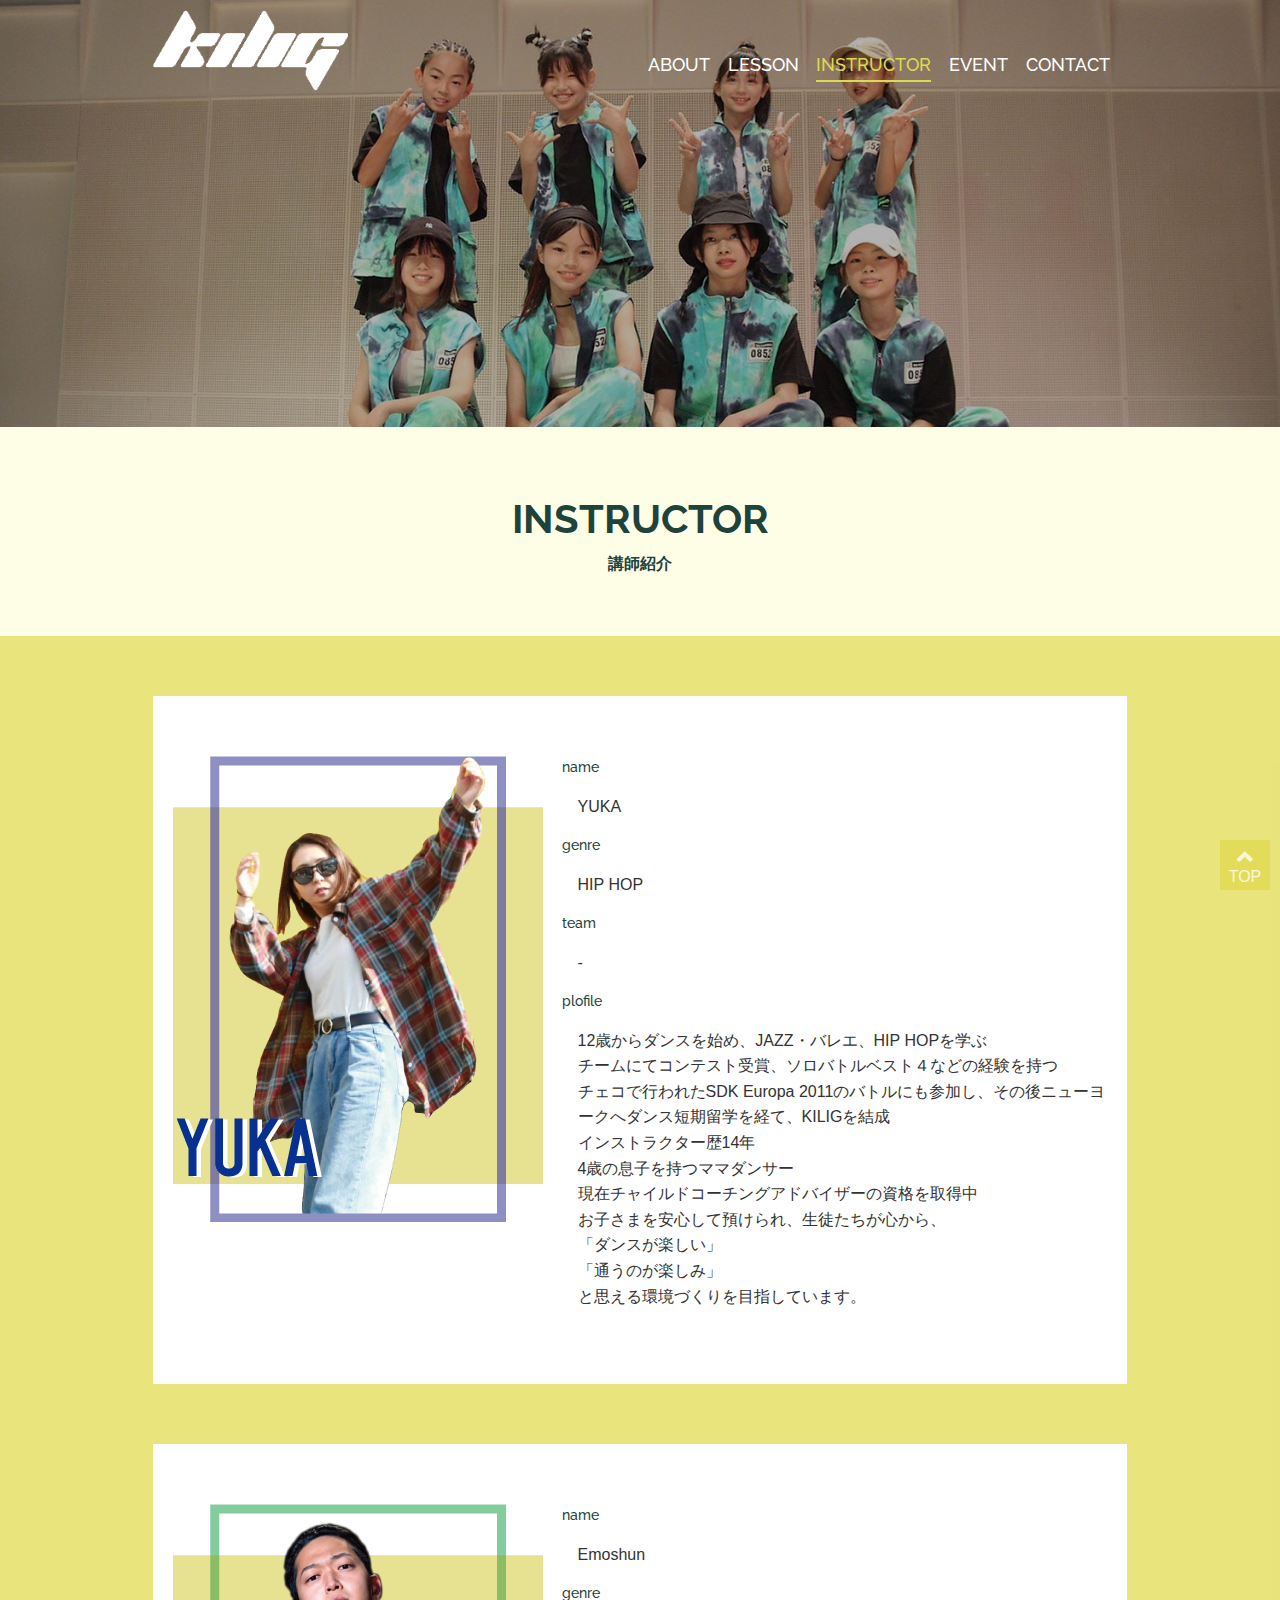
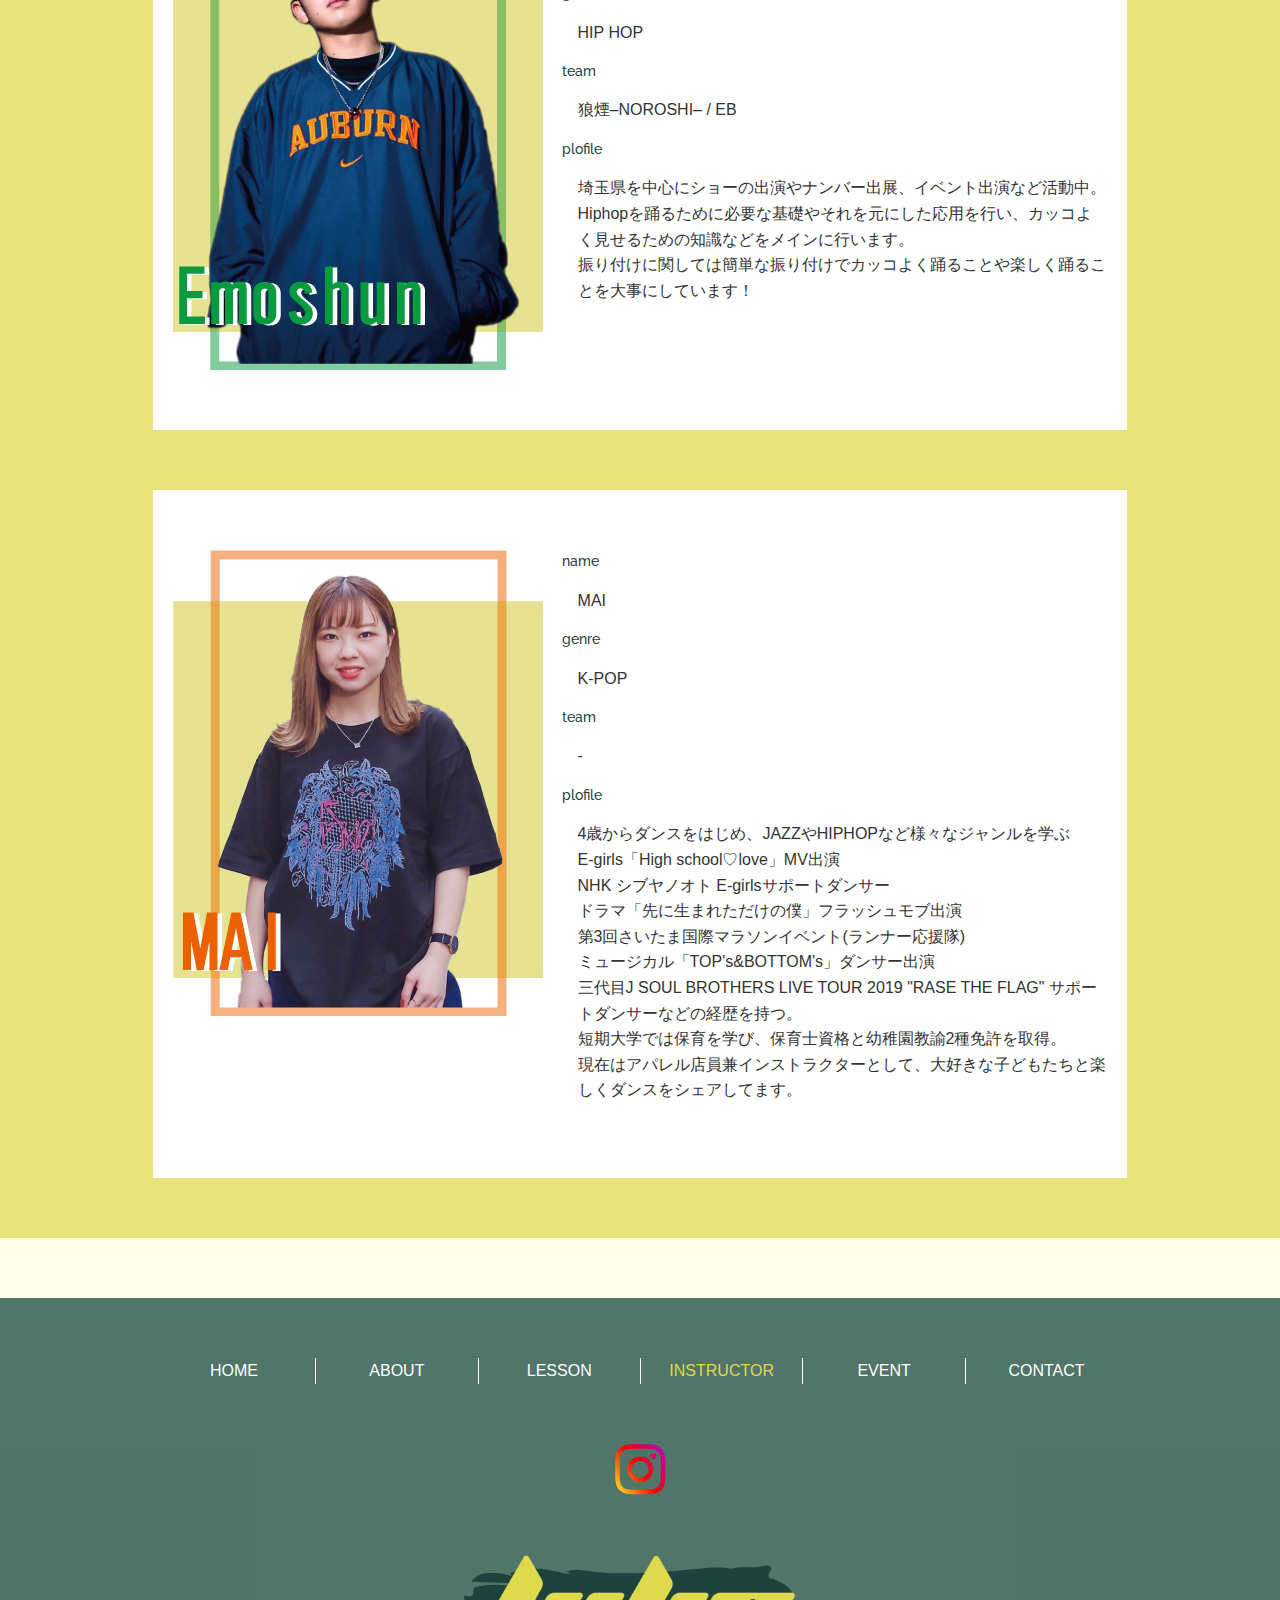
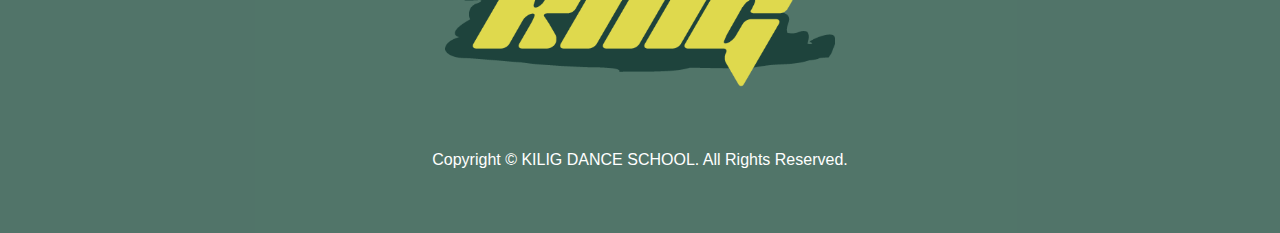
<file: instructor/index.html>
<!doctype html>
<html lang="ja" dir="ltr">
<head>
<meta charset="utf-8">
<meta name="viewport" content="width=device-width">
<meta name="discrition" content="鴻巣、北本、行田、熊谷を中心に活動数ダンススクール。KILIG DANCE SCHOOL(キリグダンススクール)の講師紹介ページです。">
<title>instructor :: KILIG DANCE SCHOOL キリグ ダンス スクール</title>
<link rel="icon" href="../favicon.ico">


<!-- css -->
<link rel="stylesheet" href="../css/reset.css">
<link rel="stylesheet" href="../css/common.css">
<link rel="stylesheet" href="../css/instructor.css">

<!-- toppage戻る -->
<link rel="stylesheet" href="https://use.fontawesome.com/releases/v5.6.4/css/all.css">

</head>

<body id="instructor">
	<header>
		<div class="inner">
			<h1><a href="../index.html"><img src="../images/top/logo6.png" alt="KILIG"></a></h1>
			
			
			<div class="hamburger-menu">
				<input type="checkbox" id="menu-btn-check" value="">
				<label for="menu-btn-check" class="menu-btn open"><span>MENU</span></label>
				<div class="menu-content">
					<nav>
						<ul>
							<li class="home spon"><a href="../index.html">HOME</a></li>
							<li class="nav1"><a href="../about/index.html">ABOUT</a></li>
							<li class="nav2"><a href="../lesson/index.html">LESSON</a></li>
							<li class="nav3"><a href="../instructor/index.html">INSTRUCTOR</a></li>
							<li class="nav4"><a href="../event/index.html">EVENT</a></li>
							<li class="nav5"><a href="../contact/index.html">CONTACT</a></li>
						</ul>
					</nav>
				<!-- /.menu-content --></div>
			<!-- /.hamburger-menu --></div>
		<!-- /.inner --></div>
		
	</header>

	<div class="pagetop">
        <p><img src="../images/instructor/topimage.jpg" alt="aboutページ画像"></p>
    </div>

	<main>
		<h2>INSTRUCTOR<span>講師紹介</span></h2>
		<div class="wrap">
			<div class="inner innerBox">
				
				<!-- YUKA -->
				<div class="instructorBox">
					<p><img src="../images/instructor/yuka.png" alt="YUKA写真"></p>
					<dl>
						<dt>name</dt>
						<dd>YUKA</dd>
						<dt>genre</dt>
						<dd>HIP HOP</dd>
						<dt>team</dt>
						<dd>-</dd>
						<dt>plofile</dt>
						<dd>12歳からダンスを始め、JAZZ・バレエ、HIP HOPを学ぶ<br>
						チームにてコンテスト受賞、ソロバトルベスト４などの経験を持つ<br>
						チェコで行われたSDK Europa 2011のバトルにも参加し、その後ニューヨークへダンス短期留学を経て、KILIGを結成<br>
						インストラクター歴14年<br>
						4歳の息子を持つママダンサー<br>
						現在チャイルドコーチングアドバイザーの資格を取得中<br>
						お子さまを安心して預けられ、生徒たちが心から、<br>
						「ダンスが楽しい」<br>
						「通うのが楽しみ」<br>
						と思える環境づくりを目指しています。
						</dd>
					</dl>
				</div>

				<!-- Emoshun -->
				<div class="instructorBox">
					<p><img src="../images/instructor/emoshun.png" alt="Emoshun写真"></p>
					<dl>
						<dt>name</dt>
						<dd>Emoshun</dd>
						<dt>genre</dt>
						<dd>HIP HOP</dd>
						<dt>team</dt>
						<dd>狼煙–NOROSHI– / EB</dd>
						<dt>plofile</dt>
						<dd>埼玉県を中心にショーの出演やナンバー出展、イベント出演など活動中。<br>
						Hiphopを踊るために必要な基礎やそれを元にした応用を行い、カッコよく見せるための知識などをメインに行います。<br>
						振り付けに関しては簡単な振り付けでカッコよく踊ることや楽しく踊ることを大事にしています！
						</dd>
					</dl>				
				</div>

				<!-- MAI -->
				<div class="instructorBox">
					<p><img src="../images/instructor/mai.png" alt="MAI写真"></p>
					<dl>
						<dt>name</dt>
						<dd>MAI</dd>
						<dt>genre</dt>
						<dd>K-POP</dd>
						<dt>team</dt>
						<dd>-</dd>
						<dt>plofile</dt>
						<dd>4歳からダンスをはじめ、JAZZやHIPHOPなど様々なジャンルを学ぶ<br>
							E-girls「High school♡love」MV出演<br>
							NHK シブヤノオト E-girlsサポートダンサー<br>
							ドラマ「先に生まれただけの僕」フラッシュモブ出演<br>
							第3回さいたま国際マラソンイベント(ランナー応援隊)<br>
							ミュージカル「TOP's&BOTTOM's」ダンサー出演<br>
							三代目J SOUL BROTHERS LIVE TOUR 2019 "RASE THE FLAG" サポートダンサーなどの経歴を持つ。<br>
							短期大学では保育を学び、保育士資格と幼稚園教諭2種免許を取得。<br>
							現在はアパレル店員兼インストラクターとして、大好きな子どもたちと楽しくダンスをシェアしてます。
						</dd>
					</dl>
				</div>
			<!-- /.inner --></div>
		<!-- /.wrap --></div>
	</main>
	<footer>
		<div class="inner">
			<ul>
				<li class="home"><a href="../index.html">HOME</a></li>
				<li class="nav1"><a href="../about/index.html">ABOUT</a></li>
				<li class="nav2"><a href="../lesson/index.html">LESSON</a></li>
				<li class="nav3"><a href="../instructor/index.html">INSTRUCTOR</a></li>
				<li class="nav4"><a href="../event/index.html">EVENT</a></li>
				<li class="nav5"><a href="../contact/index.html">CONTACT</a></li>
			</ul>
			<p><a href="../index.html"><img src="../images/top/instagram.png" alt="kilig instagram"></a></p>
			<p class="footerLogo"><a href="../index.html"><img src="../images/top/kiliglogo.png" alt="kiligロゴ"></a></p>
			<p><small>Copyright &copy; KILIG DANCE SCHOOL. All Rights Reserved.</small></p>
		<!-- /.inner --></div>
	</footer>
		
	<!-- toppage戻る -->
	<div id="page_top"><a href="#">TOP</a></div>

</body>
</html>
</file>
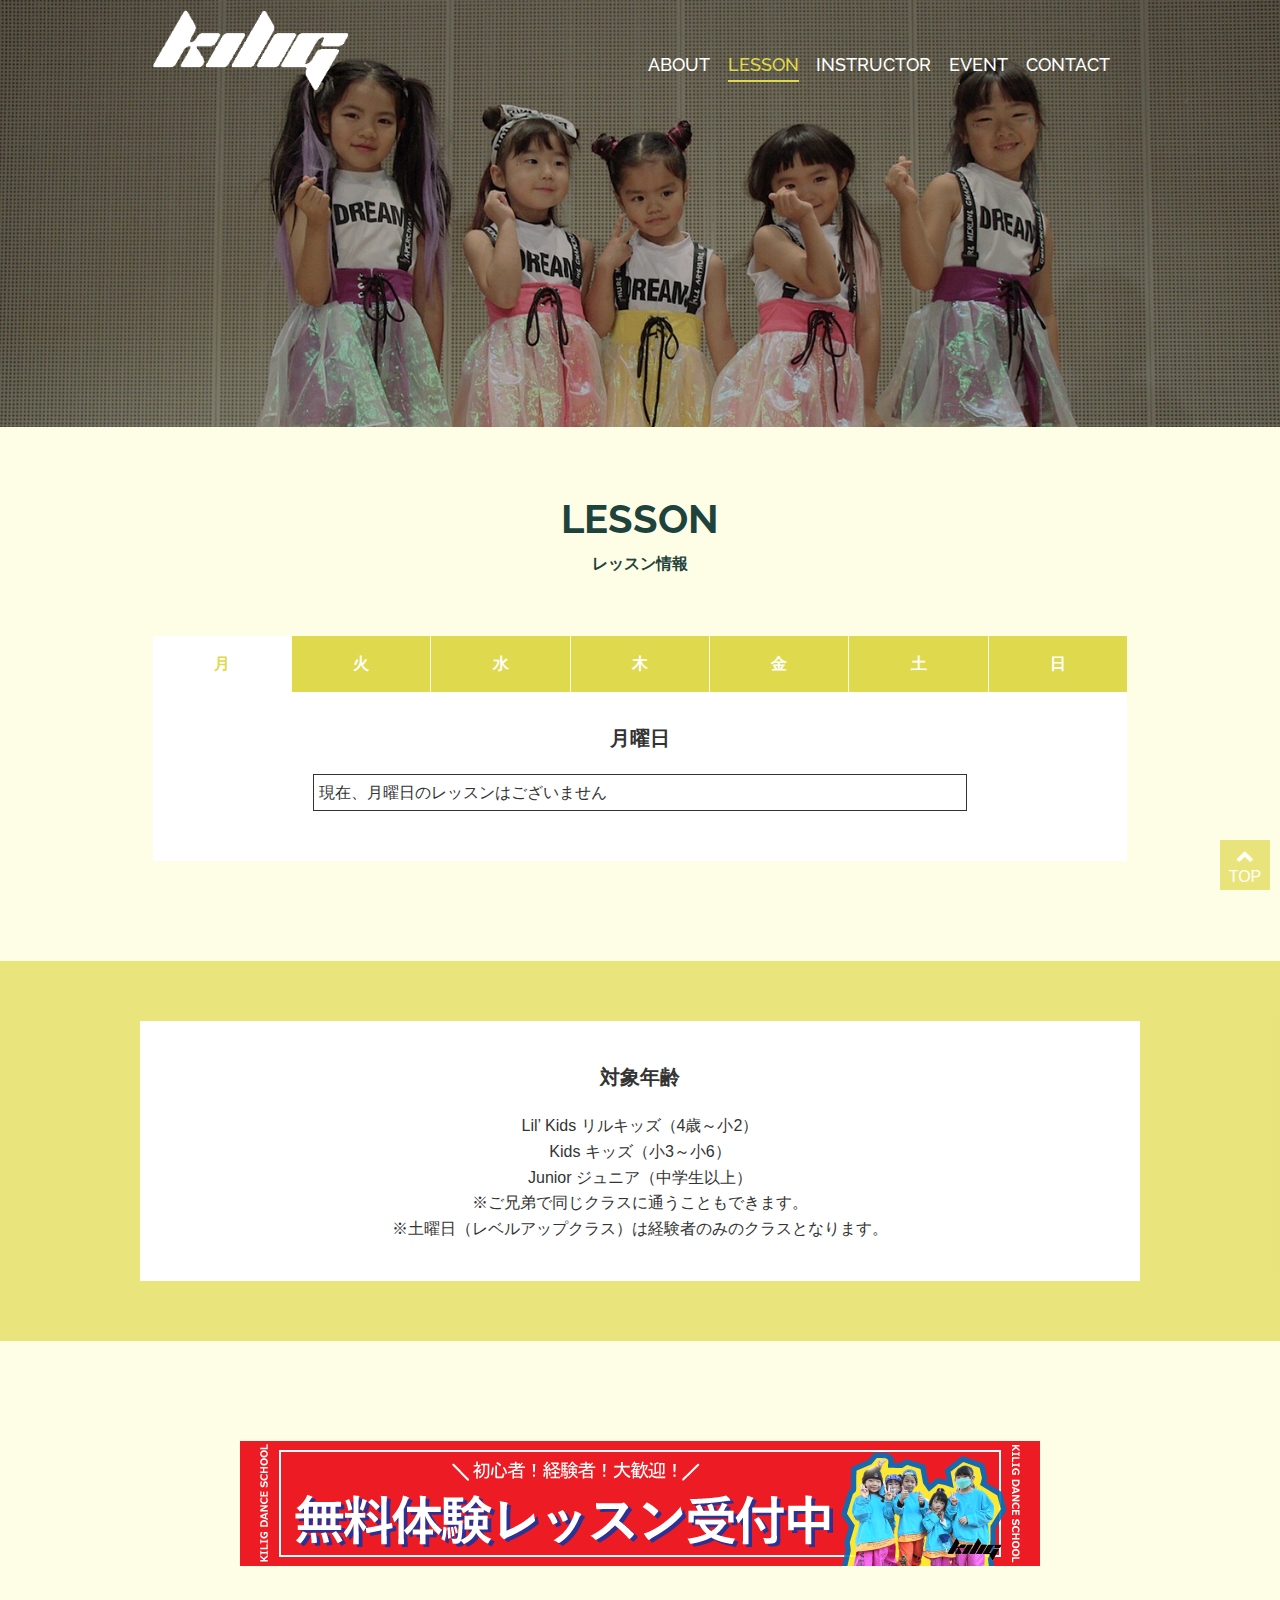
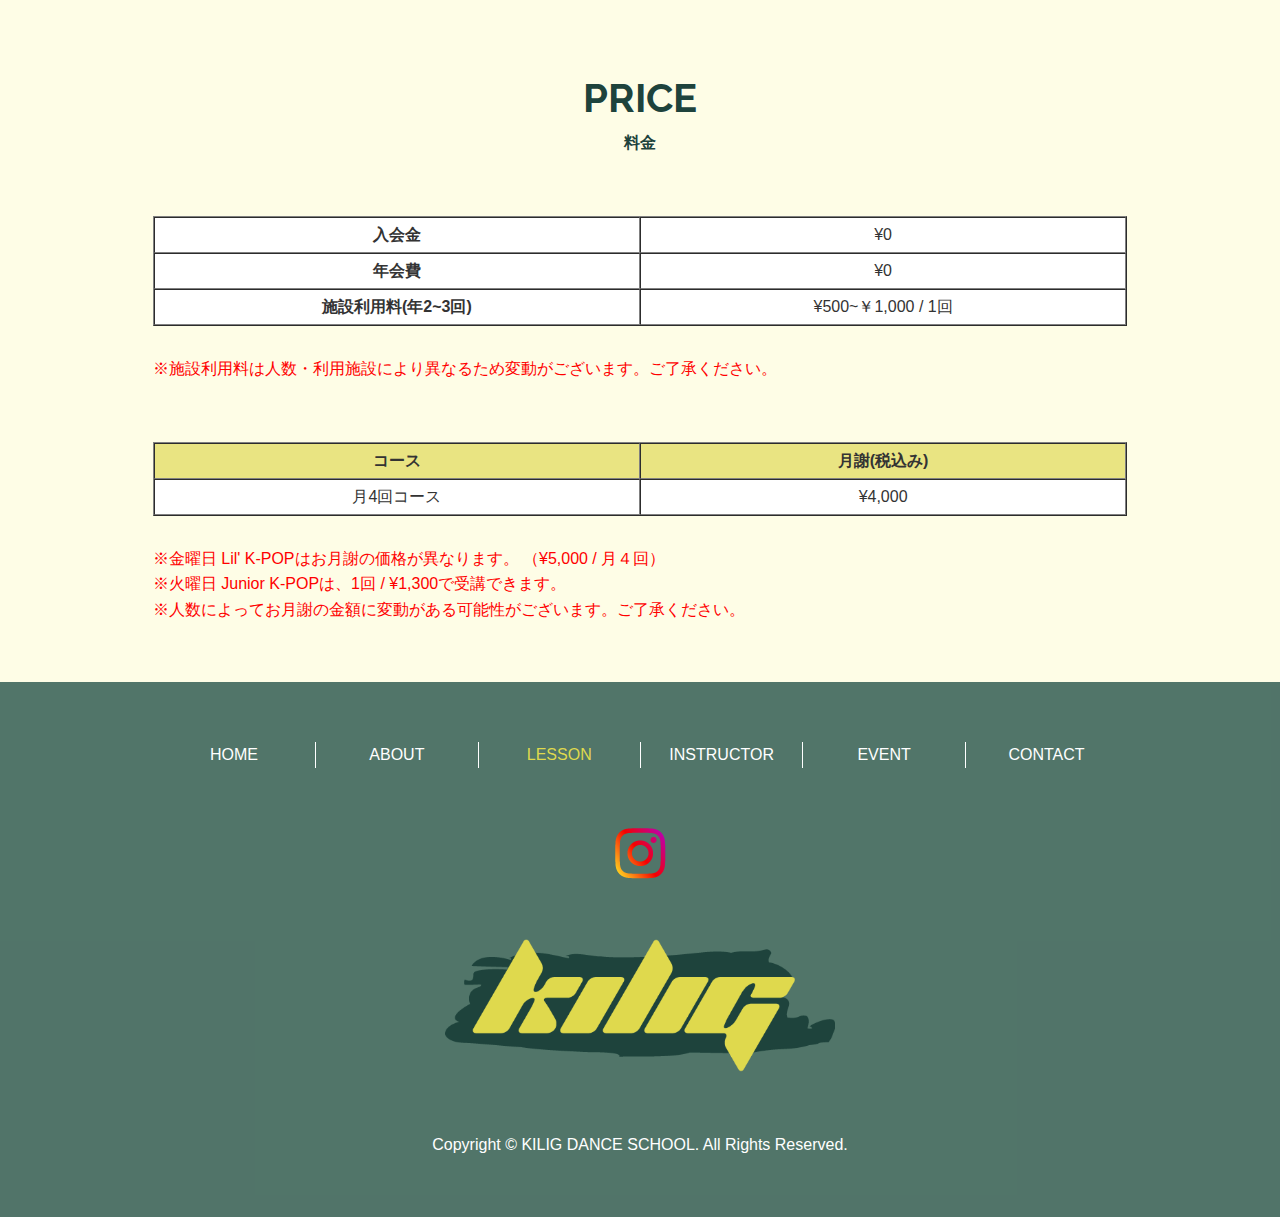
<file: lesson/index.html>
<!doctype html>
<html lang="ja" dir="ltr">
<head>
<meta charset="utf-8">
<meta name="viewport" content="width=device-width">
<meta name="discrition" content="鴻巣、北本、行田、熊谷を中心に活動数ダンススクール。KILIG DANCE SCHOOL(キリグダンススクール)のレッスン、料金ページです。">
<title>lesson :: KILIG DANCE SCHOOL キリグ ダンス スクール</title>
<link rel="icon" href="../favicon.ico">


<!-- slide jQuery設定1 -->
<link href="../js/slick.css" rel="stylesheet">
<link href="../js/slick-theme.css" rel="stylesheet" type="text/css">
<!-- lide jQuery設定2 -->
<script src="../js/jquery-3.6.0.min.js"></script>
<script src="../js/slick.min.js"></script>
<script src="../js/script.js"></script>

<!-- css -->
<link rel="stylesheet" href="../css/reset.css">
<link rel="stylesheet" href="../css/common.css">
<link rel="stylesheet" href="../css/lesson.css">

<!-- toppage戻る -->
<link rel="stylesheet" href="https://use.fontawesome.com/releases/v5.6.4/css/all.css">


</head>

<body id="lesson">
	<header>
		<div class="inner">
			<h1><a href="../index.html"><img src="../images/top/logo6.png" alt="KILIG"></a></h1>
			
			
			<div class="hamburger-menu">
				<input type="checkbox" id="menu-btn-check" value="">
				<label for="menu-btn-check" class="menu-btn open"><span>MENU</span></label>
				<div class="menu-content">
					<nav>
						<ul>
							<li class="home spon"><a href="../index.html">HOME</a></li>
							<li class="nav1"><a href="../about/index.html">ABOUT</a></li>
							<li class="nav2"><a href="../lesson/index.html">LESSON</a></li>
							<li class="nav3"><a href="../instructor/index.html">INSTRUCTOR</a></li>
							<li class="nav4"><a href="../event/index.html">EVENT</a></li>
							<li class="nav5"><a href="../contact/index.html">CONTACT</a></li>
						</ul>
					</nav>
				<!-- /.menu-content --></div>
			<!-- /.hamburger-menu --></div>
		<!-- /.inner --></div>
		
	</header>

	<div class="pagetop">
        <p><img src="../images/lesson/topimage.jpg" alt="lessonページ画像"></p>
    </div>

     <main>
			<!-- lesson area -->
			<div class="inner innerBox">
                <h2>LESSON<span>レッスン情報</span></h2>
				<div class="tabbox">
					<ul>
						<li><a href="#tab1" class="current">月</a></li>
						<li><a href="#tab2">火</a></li>
						<li><a href="#tab3">水</a></li>
						<li><a href="#tab4">木</a></li>
						<li><a href="#tab5">金</a></li>
						<li><a href="#tab6">土</a></li>
						<li><a href="#tab7">日</a></li>
					</ul>
				</div>
				<div id="contents">
					<div id="tab1" class="tab">
						<h3>月曜日</h3>
						<div class="lessoninner">
							<p>現在、月曜日のレッスンはございません</p>
						</div>
					</div>
					<div id="tab2" class="tab">
						<h3>K-POP</h3>
						<div class="lessoninner">
							<p><img src="../images/lesson/lesson_tue.jpg" alt="JuniorK-POP火曜日"></p>
							<ul>
								<li>Junior [K-POP]<span> *</span></li>
								<li>18:30～20:00</li>
								<li>1回 / ¥1,300</li>
								<li>MAI</li>
								<li>行田みらいor吹上生涯学習センター</li>
							</ul>
						</div>
					</div>
					<div id="tab3" class="tab">
						<h3>K-POP</h3>
						<div class="lessoninner">
							<p><img src="../images/lesson/lesson_wed.jpg" alt="Lil'KidsK-POP水曜日"></p>
							<ul>
								<li>Lil'Kids [K-POP]</li>
								<li>17:00～17:55</li>
								<li>月4回コース</li>
								<li>YUKA / MAI</li>
								<li>鴻巣市本町コミュニティセンター</li>
							</ul>
						</div>
					</div>
					<div id="tab4" class="tab">
						<h3>HIP HOP</h3>
						<div class="lessoninner">
							<p><img src="../images/lesson/lesson_thu1.jpg" alt="Lil'Kids_B_HIP HOP木曜日"></p>
							<ul>
								<li>Lil'Kids B [HIP HOP]</li>
								<li>16:00～16:55</li>
								<li>月4回コース</li>
								<li>YUKA</li>
								<li>鴻巣市本町コミュニティセンター</li>
							</ul>
						</div>
						<div class="lessoninner">
							<p><img src="../images//lesson/lesson_thu2.jpg" alt="Lil'Kids_A_HIP HOP木曜日"></p>
							<ul>
								<li>Lil'Kids A [HIP HOP]</li>
								<li>17:00～17:55</li>
								<li>月4回コース</li>
								<li>YUKA / MAI</li>
								<li>鴻巣市本町コミュニティセンター</li>
							</ul>
						</div>
						<div class="lessoninner">
							<p><img src="../images//lesson/lesson_thu3.jpg" alt="KidsHIP HOP木曜日"></p>
							<ul>
								<li>Kids [HIP HOP]</li>
								<li>18:00～18:55</li>
								<li>月4回コース</li>
								<li>YUKA / MAI</li>
								<li>鴻巣市本町コミュニティセンター</li>
							</ul>
						</div>
						<div class="lessoninner">
							<p><img src="../images//lesson/lesson_thu4.jpg" alt="JuniorHIP HOP木曜日"></p>
							<ul>
								<li>Junior [HIP HOP]</li>
								<li>19:00～19:55</li>
								<li>月4回コース</li>
								<li>MAI</li>
								<li>鴻巣市本町コミュニティセンター</li>
							</ul>
						</div>

					</div>
					<div id="tab5" class="tab">
						<h3>K-POP / HIP HOP</h3>
						<div class="lessoninner">
							<p><img src="../images//lesson/lesson_fri1.jpg" alt="Lil'KidsK-POP金曜日"></p>
							<ul>
								<li>Lil'Kids [K-POP]<span> *</span></li>
								<li>16:00～16:55</li>
								<li>月４回コース</li>
								<li>YUKA</li>
								<li>熊谷市レンタルスタジオみかんビル</li>
							</ul>
						</div>
						<div class="lessoninner">
							<p><img src="../images/lesson/lesson_fri2.jpg" alt="KidsHIP HOP金曜日"></p>
							<ul>
								<li>Kids [HIP HOP]</li>
								<li>18:00～18:55</li>
								<li>YUKA / Emoshun</li>
								<li>月４回コース</li>
								<li>北本市中丸公民館</li>
							</ul>
						</div>
						<div class="lessoninner">
							<p><img src="../images/lesson/lesson_fri3.jpg" alt="Lil' KidsHIP HOP金曜日"></p>
							<ul>
								<li>Lil' Kids [HIP HOP]</li>
								<li>19:00～19:55</li>
								<li>YUKA / Emoshun</li>
								<li>月４回コース</li>
								<li>北本市中丸公民館</li>
							</ul>
						</div>
					</div>
					<div id="tab6" class="tab">
						<h3>HIP HOP(レベルアップクラス)</h3>
						<div class="lessoninner">
							<p><img src="../images/lesson/lesson_sat1.jpg" alt="KidsHIP HOP土曜日"></p>
							<ul>
								<li>Kids [HIP HOP]</li>
								<li>17:00～17:55</li>
								<li>YUKA</li>
								<li>月４回コース</li>
								<li>鴻巣市コミュニティふれあいセンター</li>
							</ul>
						</div>
						<div class="lessoninner">
							<p><img src="../images/lesson/lesson_sat2.jpg" alt="JuniorHIP HOP土曜日"></p>
							<ul>
								<li>Junior [HIP HOP]</li>
								<li>18:00～18:55</li>
								<li>YUKA</li>
								<li>月４回コース</li>
								<li>鴻巣市コミュニティふれあいセンター</li>
							</ul>
						</div>
					</div>
					<div id="tab7" class="tab">
						<h3>日曜日</h3>
						<div class="lessoninner">
							<p>現在、日曜日のレッスンはございません</p>
						</div>
					</div>
				</div>
			<!-- /.inner --></div>

			<!-- 対象年齢 -->
			<div class="sebject">
				<div class="inner">
					<h3>対象年齢</h3>
					<p>Lil’ Kids リルキッズ（4歳～小2）<br>
						Kids キッズ（小3～小6）<br>
						Junior ジュニア（中学生以上）<br>
						※ご兄弟で同じクラスに通うこともできます。<br>
						※土曜日（レベルアップクラス）は経験者のみのクラスとなります。
					</p>
				</div>
			</div>

			<div class="inner">

				<!-- banner -->
				<p class="banner"><a href="../contact/index.html"><img src="../images/top/banner.png" alt="無料体験受付中"></a></p>

				<!-- price area -->
				<div class="pricebox">
					<h2>PRICE<span>料金</span></h2>
					<div class="priceinner1">
						<table border="1">
							<tbody>
								<tr>
									<th>入会金</th>
									<td>¥0</td>
								</tr>
								<tr>
									<th>年会費</th>
									<td>¥0</td>
								</tr>	
								<tr>
									<th>施設利用料<span>(年2~3回)</span></th>
									<td>¥500~<span>￥1,000  /  1回</span></td>
								</tr>
							</tbody>
						</table>
						<p class="caution">※施設利用料は人数・利用施設により異なるため変動がございます。ご了承ください。</p>
					<!-- /.priceinner1 --></div>
					<div class="priceinner2">
						<table border="1">
							<tbody>
								<tr>
									<th>コース</th>
									<th>月謝(税込み)</th>
								</tr>
								<tr>
									<td>月4回コース</td>
									<td>¥4,000</td>
								</tr>	
							</tbody>
						</table>
						<p class="caution">※金曜日 Lil' K-POPはお月謝の価格が異なります。 （¥5,000  /  月４回）<br>    
						※火曜日 Junior K-POPは、1回  /   ¥1,300で受講できます。<br>
						※人数によってお月謝の金額に変動がある可能性がございます。ご了承ください。</p>
					<!-- /.priceinner2 --></div>
				<!-- /.pricebox --></div>
			<!-- /.inner --></div>
	</main>
        
	<footer>
		<div class="inner">
			<ul>
				<li class="home"><a href="../index.html">HOME</a></li>
				<li class="nav1"><a href="../about/index.html">ABOUT</a></li>
				<li class="nav2"><a href="../lesson/index.html">LESSON</a></li>
				<li class="nav3"><a href="../instructor/index.html">INSTRUCTOR</a></li>
				<li class="nav4"><a href="../event/index.html">EVENT</a></li>
				<li class="nav5"><a href="../contact/index.html">CONTACT</a></li>
			</ul>
			<p><a href="../index.html"><img src="../images/top/instagram.png" alt="kilig instagram"></a></p>
			<p class="footerLogo"><a href="../index.html"><img src="../images/top/kiliglogo.png" alt="kiligロゴ"></a></p>
			<p><small>Copyright &copy; KILIG DANCE SCHOOL. All Rights Reserved.</small></p>
		<!-- /.inner --></div>
	</footer>
		
	<!-- toppage戻る -->
	<div id="page_top"><a href="#">TOP</a></div>

</body>
</html>
</file>
<file: css/common.css>
@charset "UTF-8";

@import url('https://fonts.googleapis.com/css2?family=Raleway:ital,wght@0,400;0,500;0,700;1,300;1,400;1,600&family=Zen+Kaku+Gothic+New:wght@300;400;500&display=swap');

html{
	overflow-y: scroll;
}
*{
	box-sizing: border-box;
}

body{
	line-height: 1.6;
	font-family: "Yu Gothic Medium", "游ゴシック Medium", YuGothic, "游ゴシック体", sans-serif;
	background: rgb(253 251 210 / 55%);
	color: #333333;
}
.inner{
	width: 100%;
	max-width: 1000px;
	min-width: 320px;
	margin: 0 auto;
	padding: 0 1%;
	box-sizing: border-box;
}

img{
	max-width: 100%;
	height: auto;
}
a {
	text-decoration: none;
	color: #333333;
}


/*--- header nav ---*/
header {
	position: absolute;
	top: 0;
	width: 100%;
	z-index: 1;
	min-height: 70px;
}
header .inner{
	display: flex;
	justify-content: space-between;
	padding-top: 10px;
	align-items: flex-end;
}
h1{
	width: 20%;
}
nav ul{
	display: flex;
	padding-bottom: 2.5%;
}
nav ul li{
	padding-right: 1em;
	font-size: 110%;/*px*/
	font-family: 'Raleway', sans-serif;
	font-weight: 500;
}

nav ul li a{
	color: #fff;
	position: relative; /*アンダーラインの位置を決めるための基準 */
}
#menu-btn-check,
.menu-btn{
	display: none;
}

nav ul li a::after {
	position: absolute; /*親要素であるaタグを基準に位置を指定*/
	left: 0;            /*アンダーラインを各メニュー（aタグ）の左端に指定*/
	content: '';        
	width: 100%;        /*アンダーラインを各aタグの幅に合わせる*/
	height: 2px;        /*アンダーラインの高さ（太さ）*/
	background: #fff;
	}
nav ul li a::after {
	position: absolute;
	left: 0;
	content: '';
	width: 100%;
	height: 2px;
	background: #fff;
	bottom: -7px;
	transform: scale(0, 1);
	transform-origin: center top; /*変形（アンダーラインの伸長）の原点がaタグ（各メニュー）の右端*/
	transition: transform 0.3s;   
}
		
nav ul li a:hover::after {
	transform: scale(1, 1); /*ホバー後、x軸方向に1（相対値）伸長*/
}

/*nav home(pc/sp)切り替え用*/
.pcon{
	display: block;
}
.spon{
	display: none;
}

/* banner設定 */
main .banner{
	text-align: center;
	margin-top: 100px;
}
main .banner a:hover{
	opacity: 0.7;
	transition: 0.3s;
}



/* ----------カレント設定---------- */

#home footer .home a,
#about footer .nav1 a,
#lesson footer .nav2 a,
#instructor footer .nav3 a,
#event footer .nav4 a,
#contact footer .nav5 a{
	color: #dfd94d;
	/* text-decoration: underline; */
}

#home nav .home a,
#about nav .nav1 a,
#lesson nav .nav2 a,
#instructor nav .nav3 a,
#event nav .nav4 a,
#contact nav .nav5 a{
	text-decoration: none!important;
	color: #dfd94d;	
}
#home nav .home a::before,
#about nav .nav1 a::before,
#lesson nav .nav2 a::before,
#instructor nav .nav3 a::before,
#event nav .nav4 a::before,
#contact nav .nav5 a::before{
    position: absolute;
    left: 0;
    content: '';
    width: 100%;
    height: 2px;
    background: #dfd94d;
    bottom: -7px;
}


/*---- 下層のtop画像 ----*/
.pagetop{
	max-width: 1500px;
	margin: 0 auto;
}
.pagetop p img{
	margin-bottom: 60px;
}


/* footer */
footer{
	background: rgb(38 82 74 / 80%);
	margin-top: 60px;
	text-align: center;
}
footer ul{
	display: flex;
	padding: 60px 0;
}
footer ul li{
	border-left: 1px solid #fff;
	width: 18%;
	text-align: center;
}
footer ul li:first-child{
	border-left: none;
}
footer ul li a,
footer p small{
	color: #fff;
}
footer ul li a:hover{
	color: rgba(223,217,77,0.9);
	transition: 0.3s;
}

footer p{
	padding-bottom: 60px;
}
.footerLogo{
	width: 40%;
    margin: 0 auto;
}


/* 共通見出し */
body:not(#home) main h2 {
	font-size: 250%;/*40px*/
	text-align: center;
	color: #1e433c;
	font-family: 'Raleway', sans-serif;
	margin-bottom: 60px;
}
body:not(#home) main h2 span{
	display: block;
	font-size: 40%;/*16px*/
}

/* topへ戻るボタン設定 */
#page_top{
  width: 50px;
  height: 50px;
  position: fixed;
  right: 10px;
  bottom: 10px;
  background: #dfd94d;
  opacity: 0.7;
  z-index: 2;
}
#page_top a{
position: relative;
    display: block;
    width: 50px;
    height: 50px;
    text-decoration: none;
    color: #fff;
    text-align: center;
    top: 24px;
}
#page_top a::before{
font-family: 'Font Awesome 5 Free';
    font-weight: 900;
    content: '\f106';
    font-size: 25px;
    color: #fff;
    position: absolute;
    width: 25px;
    height: 25px;
    top: -80px;
    bottom: 0px;
    right: 0;
    left: 0;
    margin: auto;
    text-align: center;
}


/*599px以下になったら表示が切り替わる*/

@media screen and (max-width: 599px){
	


	/*バーガーメニュー */
	#menu-btn-check,
	.menu-btn {
		display: block;
	}

	.hamburger-menu {
		position: relative;
		top: 65px;
	}

	.menu-btn { /*ハンバーガー全体のボタン*/
		position: fixed;
		height: 50px;
		width: 40px;
		z-index: 2;
		position: absolute;
		top: -60px;
		right: 10px;
	}

	.menu-btn:before, 
	.menu-btn:after { /*ハンバーガーの線*/
		content: "";
		width: 45px;
		height: 4px;
		background: #fff;
		display: block;
		position: absolute;
		border-radius: 3px;
	}

	.menu-btn:after{/*上の線*/
		top: -5px;
		transition: all .3s;
	}

	.menu-btn:before {/*下の線*/
		top: 22px;
		transition: all .2s;
	}

	.menu-btn span {
		padding-top: 27px;
		transition: all .3s;
		color: #fff;
	}

	.menu-btn span:before {/*真ん中の線*/
		content: "";
		width: 45px;
		height: 4px;
		background: #fff;
		display: block;
		position: absolute;
		top: 8px;
		transition: all .3s;
		border-radius: 3px;
	}

	#menu-btn-check {
		display: none;
	}

	.menu-content {
		display: flex;
		flex-direction: column-reverse;
		justify-content: flex-end;
		width: 70%;
		height: 100%;
		position: fixed;
		top: 0;
		left: 100%;
		z-index: 1;
		background-color: rgba(0,0,0,0.7);
		transition: all 0.5s;/*アニメーション設定*/
	}

	.menu-btn span {
		position: absolute;
		top: 0;
	}

	/* ハンバーガー クリックされた時のアクション */
	#menu-btn-check:checked ~ .menu-content {
		left: 30%;
		padding-top: 100px;
	}

	#menu-btn-check ~ .menu-content {
		padding-top: 100px;
	}

	.active span {
		opacity: 0;
	}

	.active .menu-btn:after {/*上の線*/
		transform: translateY(15px) rotate(45deg);
		background: #fff;
	}

	.active .menu-btn:before {/*下の線*/
		transform: translateY(-11px) rotate(-45deg);
		background: #fff;
	}

	.active .menu-btn span:before {/*真ん中の線*/
		opacity: 0;
	}
	.active {
		position: fixed;
		right: 0px;
		top: 80px;
		z-index: 50;
	}

	body:not(#home) main h2 {
		font-size: 187.5%;/*40px*/
	}
	body:not(#home) main h2 span{
		font-size: 40%;/*16px*/
	}
	h2{
		font-size: 212.5%;/*34px*/
	}
	h2 span{
	display: block;
	font-size: 41.2%;/*14px*/
	}
	img{
	max-width: 100%;
	height: auto;
	}
/*---- pagetop ----*/
	.pagetop h2{
		font-size: 100%;
	}
/*nav home(pc/sp)切り替え用*/
	.spon{
		display: block;
	}
	.pcon{
		display: none;
	}
	/*------*/


	header nav ul{
		flex-direction: column;
		text-align: right;
	}
	header nav ul li{
		width: 100%;
		margin: 0 -15% 30px;
		/* border-right: solid 4px #fff; */
	}
	header nav ul li a{
		display: inline-block;
	}
	header .inner{
		align-items: normal;
	}
	
	
	footer ul{
		flex-direction: column;
		align-items: center;
	}
	footer ul li{
		border-left: none;
		padding-bottom: 20px;
		width: 100%;
	}
	footer small{
		font-size: 75%;/*12px*/
	}


}
</file>
<file: css/top.css>
@charset "UTF-8";


h2{
	font-size: 250%;/*40px*/
	text-align: center;
	color: #1e433c;
	font-family: 'Raleway', sans-serif;
	text-shadow: 2px 2px 1px #fff;
}
h2 span{
	display: block;
	font-size: 40%;/*16px*/
}

.boder {
	display: flex;
	align-items: center; /* 垂直中心 */
	justify-content: center; /* 水平中心 */
}
.boder:before, .boder:after {
	border-top: 1px solid;
	content: "";
	width: 10%; /* 線の長さ */
}
.boder:before {
	margin-right: 1rem; /* 文字の右隣 */
}
.boder:after {
	margin-left: 1rem; /* 文字の左隣 */
}


/*--- mainvisual ---*/

.mainVisualbox{
	position: relative;
	max-width: 1500px;
	margin: 0 auto;
}

.mainLogo{
	position: absolute;
	top: 50%;
	left: 50%;
	max-width: 20%;
	transform: translate(-50%, -50%);
	-webkit-transform: translate(-50%, -50%);
	-ms-transform: translate(-50%, -50%);
}
.mainText{
	position: absolute;
	font-size: 225%;
	text-align: right;
	bottom: 5%;
	right: 5%;
	color: #fff;
	text-shadow: 2px 2px 1px #000;
	font-family: 'Zen Kaku Gothic New';
	font-weight: 300;
	line-height: 1.3;
}

/*mainvisual切り替え用*/
.pcon{
	display: block;
}
.spon{
	display: none;
}

/*--- main slide ---*/
/*slick setting1*/
.slider{
    margin: 0 auto;
    width: 100%;
}
/*slick setting2*/
.slider img{
    height: 100%;
    width: 100%;
}
/* ---------------- */

.aboutWrap{
	margin-top: 60px;
}

.aboutBox{
	margin-top: 8vw;
}
.aboutBox:first-child{
	margin-top: 0;
}

/* aboutの画像設定 */
.aboutBox:nth-child(1){
	background: url("../images/top/about1.jpg") no-repeat;
	/* background-size: 50%; */
}
.aboutBox:nth-child(2){
	background: url("../images/top/about2.jpg") no-repeat;
	/* background-size: 50%; */
}
.aboutBox:nth-child(3){
	background: url("../images/top/about4.jpg") no-repeat;
	/* background-size: 50%; */
}
.aboutBox:nth-child(even){
	background-position: top right;
}
.aboutBoxInner{
	margin-left: auto;
    width: 57%;
	padding-right: 12px;
    box-sizing: border-box;
}
.aboutBox:nth-child(even) .aboutBoxInner{
	margin-left: 0;
	margin-right: auto;
}
.aboutTtlWrap{
	font-size: 175%;/*28px*/
	font-family: 'Raleway', sans-serif;
	font-weight: 500;
	padding-left: 3.4em;
}
.aboutBox:nth-child(even) .aboutTtlWrap{
	padding: 0 6.4rem 0 0;
	text-align: right;
}
.aboutNum{
	font-size: 290%;
	text-shadow: 3px 3px 1px #fff;
	font-weight: 400;
    font-style: italic;
	color: #1E433C;
}
.aboutTtl{
	background: linear-gradient(transparent 60%, rgba(223,217,77,0.9) 50%);
	text-shadow: 3px 3px 1px #fff;
	position: relative;
    bottom: 2px;
	padding: 0 40px 0 0;
    margin-left: 0.5em;
}
.aboutText{
	background: rgba(255,255,255,0.9);
	padding: 40px 40px 15px 40px;
	box-sizing: border-box;
	position: relative;
}

/* 枠線 */
.aboutText:before {
	position: absolute;
   	bottom: -10px;
    	right: -10px;
    	width: 100%;
   	 height: 100%;
    	border: 2px solid #dddbcb;
    	content: '';
}
.aboutTextInner:before,.aboutTextInner:after{
    content: '';
	display: block;
	width: 40px;
	height: 40px;
}

/* "の装飾 */
.aboutTextInner:before {
	background: url("../images/top/brackets_01.png") no-repeat ;
	background-size: 100%;
	position: absolute;
	top: 0;
	left: 10px;
}
.aboutTextInner:after {
	background: url("../images/top/brackets_02.png") no-repeat ;
	background-size: 100%;
	position: absolute;
	bottom: -25px;
    right: 10px;
}


.textRight{
	text-align: right;
}

/* infomation area */

.info{
	display: flex;
	margin-top: 100px;
	padding-bottom: 30px;
}
.infoBox{
	position: relative;
}
.infoInner{
	color: #fff;
	text-shadow: 2px 2px 1px #000;
	position: absolute;
	top: 45%;
	left: 50%;
	transform: translate(-50%, -50%);
	-webkit-transform: translate(-50%, -50%);
	-ms-transform: translate(-50%, -50%);
	font-size: 225%;/*36px*/
	font-family: 'Raleway', sans-serif;
}
.info .infoBox:hover .infoInner{
	color: #1e433c;
	transition: 0.3s;
}

.info img{
	box-shadow: 5px 5px #1e433c;
}
.infoBox:first-child{
	padding-right: 1%;
}

.info a:hover img{
	opacity: 0.8;
	transition: 0.3s;
}

/* event area*/

.event{
	background: rgba(223,217,77,0.7);
	padding: 60px 0;
	margin-top: 60px;
}
.event .inner{
	background: #fff;
	padding: 40px 1%;
}
.event dl{
	padding: 30px 10% 0 10%;
}

.event dl dt{
	margin-bottom: 10px;
	color: #1e433c;
	font-family: 'Raleway', sans-serif;
	font-weight: 600;
	border-bottom: dotted 1px #1e433c;
}
.event dl dd{
	margin-bottom: 30px;
}


/* view more　の指定 */

.button{
	text-align: right;
}

.button a {
    display: inline-block;
    position: relative;
    width: 10em;
    color: #333;
    font-weight: 700;
    background-color: #dfd94d;
    transition: 0.3s;
    padding: 3px 50px 2px 5px;
    font-size: 87.5%;
    margin: 10px 0;
    font-family: 'Raleway', sans-serif;
    }

.button a::before {
	content: '';
    position: absolute;
    top: calc(50% - 1px);
    right: 1em;
    transform: translateY(calc(-50% - 1px)) rotate(45deg);
    width: 6px;
    height: 1px;
    background-color: #333;
    transition: 0.3s;
}

.button a::after {
  content: '';
  position: absolute;
  top: 50%;
  right: 1em;
  transform: translateY(-50%);
  width: 25px;
  height: 1px;
  background-color: #333;
  transition: 0.3s;
}

.button a:hover {
  text-decoration: none;
  background-color: #dfd94d6e;
}

.button a:hover::before,
.button a:hover::after {
  right: 0.5em;
}


.event .button{
	text-align: right;
	padding-right: 10%;
}




/*599px以下になったら表示が切り替わる*/

@media screen and (max-width: 599px){

	h2{
		font-size: 200%;/*32px*/
	}
	h2 span{
		font-size: 43.75%;/*14px*/
	}
	

	.mainText{
	font-size: 150%;/*24px*/
	}
	.mainLogo img{
		width: 100%;
	}

	/*mainvisual切り替え用*/
	.spon{
		display: block;
	}
	.pcon{
		display: none;
	}
	/*------*/

	.aboutBox{
		background-image: none!important;
	}
	.aboutBoxInner{
		width: 100%;
	}
	.aboutBoxInner .spon{
		display: block;
		text-align: center;
		padding-left: 10px;
	}
	.aboutTtlWrap {
		padding-left: 0;
	}
	h3{
		font-size: 150%;/*24px*/
	}
	h3 .h3first{
	font-size: 171.42%;/*40px*/
	}
	.aboutBox:nth-child(even) .aboutTtlWrap{
		text-align: left;
	}

	.info{
		flex-direction: column;
		align-items: center;
	}

	.infoBox:first-child {
		padding-right: 0;
		margin-bottom: 30px;
	}


}
</file>
<file: css/about.css>
@charset "UTF-8";

/* about area */

.aboutWrap h3{
    background: rgba(223,217,77);
    font-size: 125%;
    display: inline-block;
    padding: 5px 3em;
    color: #fff;
    font-family: 'Raleway', sans-serif;
    font-weight: 700;
}
.aboutWrap section{
    background: #fff;
}
.aboutWrap{
    display: flex;
}
.abBox{
    width: 49.5%;
}
.abBox:first-child{
    margin-right: 1%;
}
.abBox ul{
    padding: 15px;
}
.abBox ul li{
    padding: 0 0 10px 1.5em;
    position: relative;
}

/* チェックマーク */
.abBox ul li::after {
    content: '';
    display: block;
    position: absolute;
    top: .5em;
    left: 0;
    width: 10px;
    height: 5px;
    border-left: 4px solid #dfd94d;
    border-bottom: 4px solid #dfd94d;
    transform: rotate(-45deg);
}

/* student area */
.studentWrap{
    font-family: 'Zen Kaku Gothic New';
    font-weight: 500;
    background: rgba(223,217,77,0.7);
    padding: 60px 0;
    margin-top: 100px;
}
.studentText {
    background: rgba(255,255,255,0.7);
    width: 80%;
    padding: 60px 40px;
    margin: auto;
}
.studentBox {
    padding: 60px 0;
}
.studentBox:nth-child(2){
    background: url("../images/about/student1.png") no-repeat top left;
    background-size: 25%;
}
.studentBox:nth-child(3){
    background: url("../images/about/student2.png") no-repeat top right;
    background-size: 40%;
}






@media screen and (max-width: 599px){
    
    .aboutWrap{
        flex-direction: column;
    }
    .abBox{
        width: 100%;
        margin: 0;
    }
    .abBox p img{
		margin: 0 auto;
		display: block;
    }
	.abBox:first-child{
		margin: 0 0 60px 0;	
	}
	.aboutWrap section{
		max-width: 480px;
		margin: auto;
    }

    .studentText {
        width: 90%;
        padding: 50px 40px;
        margin: auto;
    }
    .studentBox {
        padding: 40px 0;
    }
    .studentBox:nth-child(2){
        background-size: 35vw;
    }
    .studentBox:nth-child(3){
        padding-bottom: 0;
        background-size: 55vw;
    }
    .studentWrap{
        font-size: 87.5%;
    }    
    
    
}
</file>
<file: css/contact.css>
@charset "UTF-8";

h3 {
	text-align: center;
	font-size: 125%;
	color: #1e433c;
	margin-bottom: 50px;
}

h3 span{
    display: block;
    font-size: 70%;
    color: #c70606;
}
.topText {
    text-align: center;
    background-color: rgba(255, 255, 255, 0.9);
    padding: 20px 0;
    font-size: 125%;
    margin: 60px 0;
}

input[type="text"],
input[type="email"],
input[type="tel"],
textarea{
    width: 97%;
    padding: 1em 1%;
    border: 1px solid #B2B2B2;
    margin: 0 auto;
}

input[type="submit"] {
    width: 42.99%;
    background: #1e433c;
    border: 1px solid #1e433c;
    color: #fff;
    padding: 10px 1%;
    display: block;
    margin: 0 auto;
    cursor: pointer;
    -webkit-appearance: none;
    border-radius: 0;
}
input[type="submit"]:hover {
    background: #fff;
    color: #1e433c;
    border: 1px solid #1e433c;
    transition: 0.3s;
}
dl dt{
    color: #1e433c;
    font-weight: bold;
    margin-bottom: 15px;
}
dl span{
    color: #c70606;

}
dl dd{
    margin-bottom: 20px;
}
.contactBox{
    background: rgba(223,217,77,0.7);
    padding: 60px;
}


    /*599px以下になったら表示が切り替わる*/
@media screen and (max-width: 599px){

    .contactBox{
        padding: 30px;
    }
    .topText {
    	font-size: 87.5%
    }

    
}
</file>
<file: css/event.css>
@charset "UTF-8";


.eventWrap{
    background: rgba(223,217,77,0.7);
}
.eventBox{
    padding-top: 60px;
}
.eventBox:last-child{
    padding-bottom: 60px;
}
.eventBox .inner{
    background: #fff;
    padding: 60px 30px;
}
.eventBox p img{
    float: right;
    width: 48%;
    margin-left: 3%;
}
.eventDate{
    display: inline-block;
    padding-right: 20px;
    color: #1e433c;
    box-sizing: border-box;
    margin-bottom: 10px;
    font-family: 'Raleway', sans-serif;
    font-weight: 500;
    font-size: 125%;/*20px*/
    border-bottom: 1px dotted;
}
h3{
    color: #1e433c;
    font-size: 150%;/*24px*/
    margin-bottom: 30px;
}
h3 span{
    display: block;
}



/*599px以下になったら表示が切り替わる*/

@media screen and (max-width: 599px){
	
     .eventBox p img{
        float: none;
        width: 100%;
        margin-left: 0;
    }
    p{
    	font-size: 87.5%;
    }
    .eventDate{
    	font-size: 100%
    }
	h3{
    	font-size: 112.5%
	}
	
    


}
</file>
<file: css/instructor.css>
@charset "UTF-8";


.wrap{
    background: rgba(223,217,77,0.7);
    padding: 60px 0;
}

.instructorBox{
    display: flex;
    background: #fff;
	padding: 60px 20px;
    margin-bottom: 60px;
}
.instructorBox:last-child{
	margin-bottom: 0;
}
.instructorBox p{
    width: 40%;
}
.instructorBox dl{
    padding-left: 15px;
    width: 60%;
    box-sizing: border-box;
}
.instructorBox dl dt{
    color: #1e433c;
    font-family: 'Raleway', sans-serif;
    font-weight: 500;
    font-size: 87.5%;
    padding-bottom: 15px;
}
.instructorBox dl dd{
    padding-left: 1em;
    padding-bottom: 15px;
}



    /*599px以下になったら表示が切り替わる*/
@media screen and (max-width: 599px){

    .instructorBox{
        flex-direction: column;
    }
    .instructorBox p,
    .instructorBox dl{
        width: 100%;
    }
    .instructorBox p {
        text-align: center;
        margin-bottom: 20px;
    }
    
}
</file>
<file: css/lesson.css>
@charset "UTF-8";

h3{
	text-align: center;
    font-size: 125%;
    margin-bottom: 20px;
}

/* lesson area */
.tabbox{
	width: 100%;
}
.tabbox ul{
	box-sizing: border-box;
}
/* タブ */
.tabbox ul li{
	float: left;
    margin-right: 0.1%;
	width: calc(99.4% / 7);
}
.tabbox ul li:last-child{
    margin-right: 0;
}
.tabbox ul li a{
	font-weight:bold;
	color:#FFF;
	text-decoration:none;
	display:block;
	padding:15px 0;
	background: #dfd94d;
	text-align: center;
} 
.tabbox ul li a:hover{
	background:#dfd94d;
	color:#FFF;
}
.tabbox ul li a.current{
	background:#fff;
	color: #dfd94d;
}
/* レッスン情報　中身 */
#contents{
	clear:both;
	padding:30px 20px;
	background:#fff;
}
.lessoninner{
	display: flex;
    border: 1px solid;
    padding: 5px;
    width: 70%;
	margin: 0 auto;
	margin-bottom: 20px;

}
.lessoninner ul{
	width: 60%;
    padding-left: 10px;

}
.lessoninner p img{
	border-radius: 3px;

}
.lessoninner ul li{
	line-height: 2;
}
/* 料金違うクラスの注意書き */
.lessoninner ul li span{
	color: #ff0000;
}

/* 対象年齢 */
.sebject{
	background: rgba(223,217,77,0.7);
	padding: 60px 0;
	margin-top: 100px;
}
.sebject .inner{
	background: #fff;
	padding: 40px 1%;
    text-align: center;
}

/* price area */
.pricebox{
	margin-top: 100px;
}
table {
	width:100%;
	margin-bottom:30px;
	text-align: center;
	margin-left: auto;
	margin-right: auto;
	border-collapse:collapse;
	border-collapse: separate; border-spacing: 0;
	background: #fff;
}
table th,
table td{
	line-height: 2;
	width: 50%;
}
.priceinner1,
.priceinner2{
	margin-top: 60px;
}

.priceinner2 table th{
	background: rgba(223,217,77,0.7);
	width: 50%;
}
.caution{
    color: red;
} 


/*599px以下になったら表示が切り替わる*/
@media screen and (max-width: 599px){

	table span{
		display: block;
	}

	.lessoninner{
		width: 100%;
		margin: 0 auto;
		margin-bottom: 20px;

	}
	
	.lessoninner ul li{
		font-size: 87.5%;
	}
	
}
</file>
